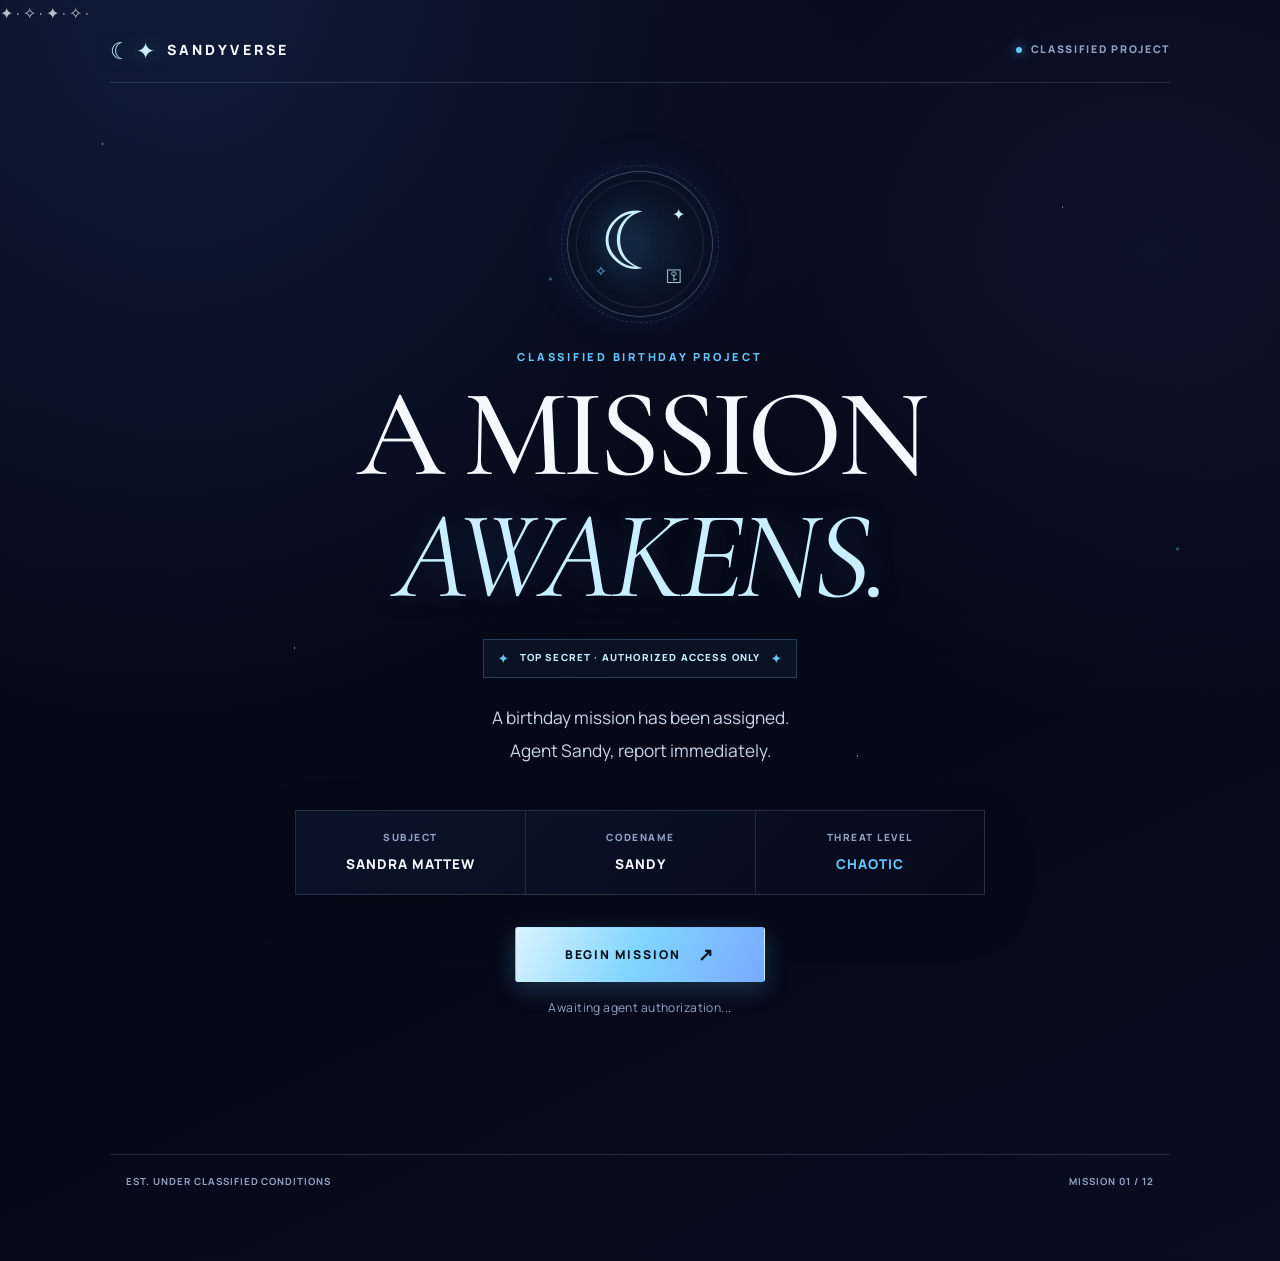
<file: index.html>
<!DOCTYPE html>
<html lang="en">
<head>
  <meta charset="UTF-8">
  <meta name="viewport" content="width=device-width, initial-scale=1.0">

  <meta name="theme-color" content="#080D18">
  <meta
    name="description"
    content="A classified birthday mission awaits Agent Sandy."
  >

  <title>SANDYVERSE | Secret Agency</title>

  <!-- Elegant display font + clean modern font -->
  <link rel="preconnect" href="https://fonts.googleapis.com">
  <link rel="preconnect" href="https://fonts.gstatic.com" crossorigin>
  <link
    href="https://fonts.googleapis.com/css2?family=Cormorant+Garamond:wght@400;500;600;700&family=Manrope:wght@400;500;600;700;800&display=swap"
    rel="stylesheet"
  >

  <!-- Main stylesheet -->
  <link rel="stylesheet" href="./style.css?v=3">

  <!-- Existing JavaScript files -->
  <script src="./missions.js" defer></script>
  <script src="./script.js" defer></script>
</head>

<body class="agency-page">

  <main class="agency-container">

    <!-- Header -->
    <header class="agency-header">
      <a
        class="agency-brand"
        href="./index.html"
        aria-label="Sandyverse home"
      >
        <span class="agency-symbol" aria-hidden="true">☾ ✦</span>
        <span class="agency-brand-name">SANDYVERSE</span>
      </a>

      <span class="classified-label">
        <span class="status-dot" aria-hidden="true"></span>
        CLASSIFIED PROJECT
      </span>
    </header>

    <!-- Main mission introduction -->
    <section
      class="agency-hero"
      aria-labelledby="main-title"
    >

      <div class="agency-emblem" aria-hidden="true">
        <span class="emblem-moon">☾</span>
        <span class="emblem-star star-one">✦</span>
        <span class="emblem-star star-two">✧</span>
        <span class="emblem-key">⚿</span>
      </div>

      <p class="eyebrow">
        CLASSIFIED BIRTHDAY PROJECT
      </p>

      <h1 id="main-title">
        A MISSION<br>
        <span>AWAKENS.</span>
      </h1>

      <div class="classified-stamp">
        <span aria-hidden="true">✦</span>
        TOP SECRET · AUTHORIZED ACCESS ONLY
        <span aria-hidden="true">✦</span>
      </div>

      <p class="agency-briefing">
        A birthday mission has been assigned.<br>
        Agent Sandy, report immediately.
      </p>

      <!-- Agent information -->
      <div class="agent-details">

        <div class="agent-detail">
          <span class="detail-label">SUBJECT</span>
          <span class="detail-value">SANDRA MATTEW</span>
        </div>

        <div class="agent-detail">
          <span class="detail-label">CODENAME</span>
          <span class="detail-value">SANDY</span>
        </div>

        <div class="agent-detail">
          <span class="detail-label">THREAT LEVEL</span>
          <span class="detail-value electric-text">CHAOTIC</span>
        </div>

      </div>

      <!-- Keep this ID: existing JavaScript may depend on it -->
      <button
        class="primary-button"
        id="begin-mission"
        type="button"
      >
        <span>BEGIN MISSION</span>
        <span class="button-arrow" aria-hidden="true">↗</span>
      </button>

      <p
        class="access-note"
        id="access-message"
        aria-live="polite"
      >
        Awaiting agent authorization...
      </p>

    </section>

    <!-- Footer -->
    <footer class="agency-footer">
      <span>EST. UNDER CLASSIFIED CONDITIONS</span>
      <span>MISSION 01 / 12</span>
    </footer>

  </main>

  <!-- Decorative background stars -->
  <div class="star-field" aria-hidden="true">
    <span>✦</span>
    <span>·</span>
    <span>✧</span>
    <span>·</span>
    <span>✦</span>
    <span>·</span>
    <span>✧</span>
    <span>·</span>
  </div>

</body>
</html>
</file>
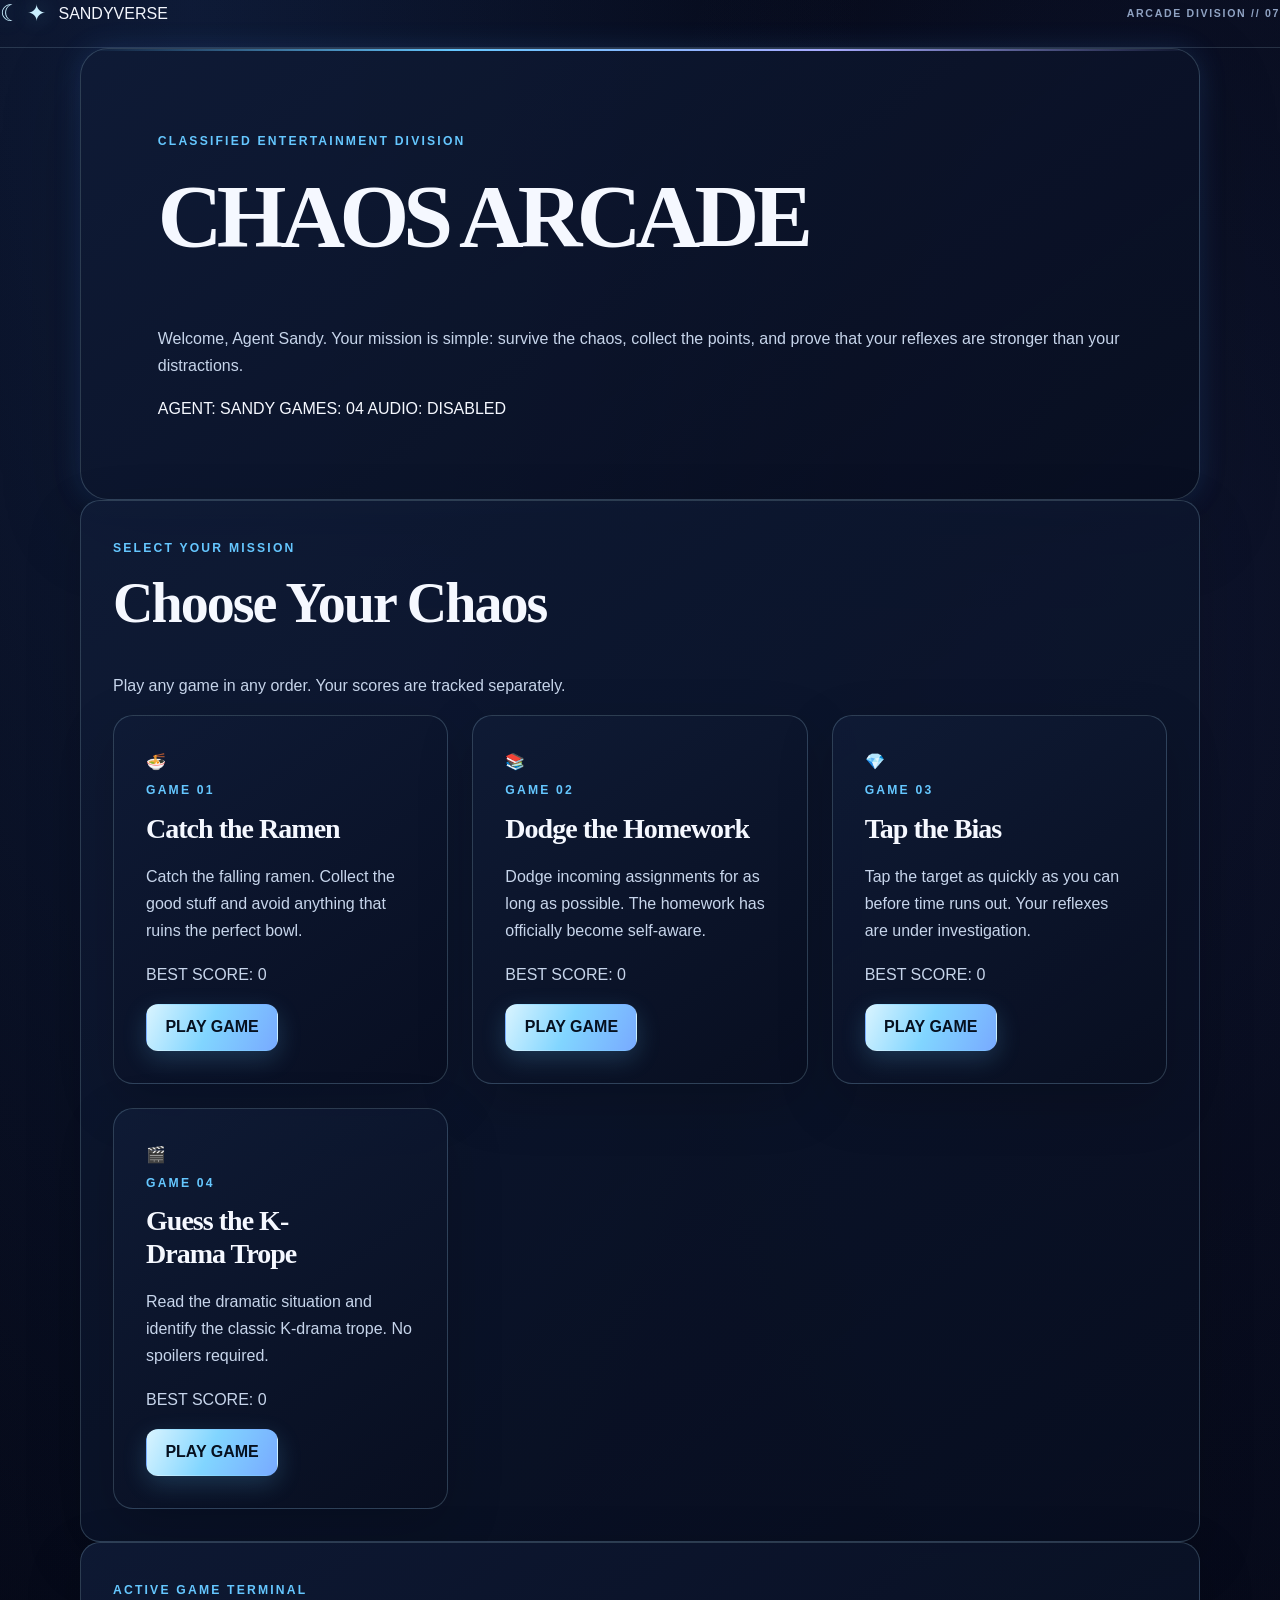
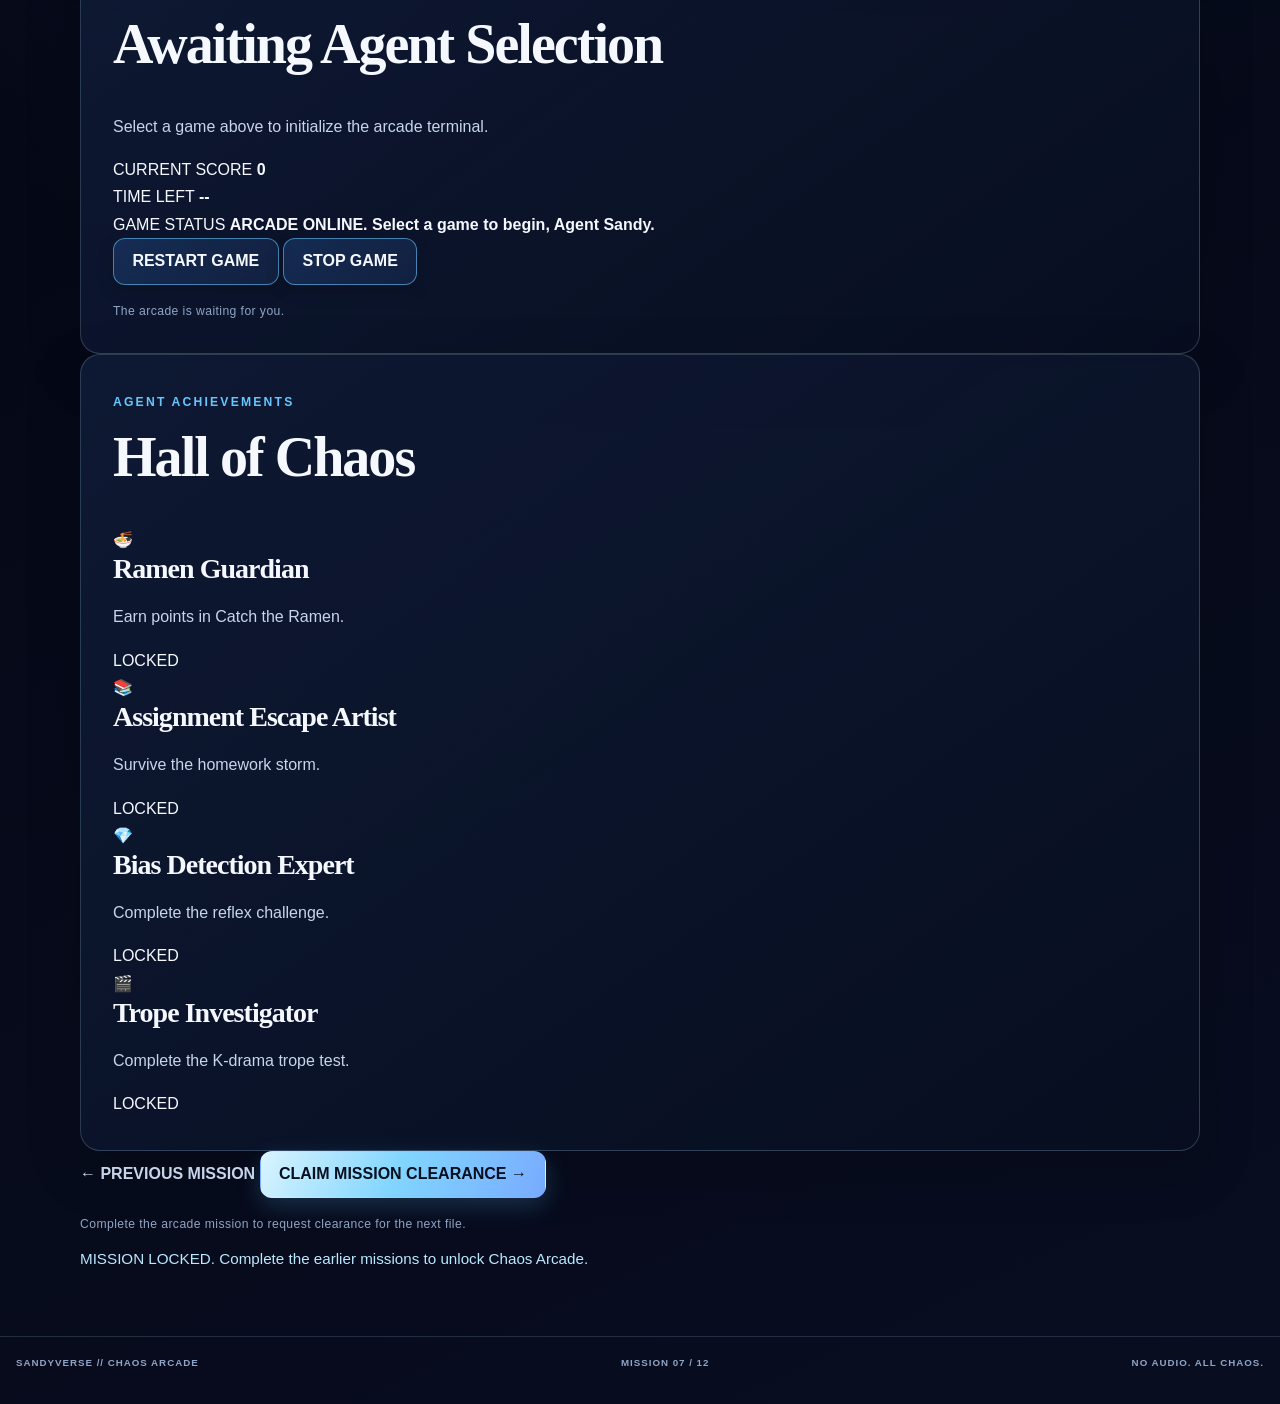
<file: arcade.html>
<!DOCTYPE html>
<html lang="en">
<head>
    <meta charset="UTF-8">
    <meta name="viewport" content="width=device-width, initial-scale=1.0">
    <meta name="theme-color" content="#070b18">

    <title>Chaos Arcade | SANDYVERSE</title>

    <link rel="stylesheet" href="style.css">

    <script src="missions.js" defer></script>
    <script src="script.js" defer></script>
    <script src="games.js" defer></script>
</head>

<body class="arcade-page">

    <div class="star-field" aria-hidden="true"></div>

    <header class="agency-header">
        <a class="agency-brand" href="index.html">
            <span class="agency-symbol" aria-hidden="true">☾ ✦</span>
            <span>SANDYVERSE</span>
        </a>

        <span class="classified-label">ARCADE DIVISION // 07</span>
    </header>

    <main class="page-container">

        <section class="hero-section">
            <p class="eyebrow">CLASSIFIED ENTERTAINMENT DIVISION</p>

            <h1>CHAOS <span class="accent-text">ARCADE</span></h1>

            <p class="hero-description">
                Welcome, Agent Sandy. Your mission is simple:
                survive the chaos, collect the points, and prove
                that your reflexes are stronger than your distractions.
            </p>

            <div class="status-strip">
                <span>AGENT: SANDY</span>
                <span>GAMES: 04</span>
                <span>AUDIO: DISABLED</span>
            </div>
        </section>

        <!-- GAME SELECTION -->

        <section class="panel arcade-selection" aria-labelledby="game-selection-title">

            <div class="section-heading">
                <p class="eyebrow">SELECT YOUR MISSION</p>
                <h2 id="game-selection-title">Choose Your Chaos</h2>
                <p>Play any game in any order. Your scores are tracked separately.</p>
            </div>

            <div class="arcade-grid">

                <article class="arcade-card">
                    <div class="game-icon" aria-hidden="true">🍜</div>
                    <p class="eyebrow">GAME 01</p>
                    <h3>Catch the Ramen</h3>
                    <p>
                        Catch the falling ramen. Collect the good stuff
                        and avoid anything that ruins the perfect bowl.
                    </p>
                    <p class="game-best-score">
                        BEST SCORE: <span id="ramen-best">0</span>
                    </p>
                    <button
                        class="primary-button game-launch"
                        type="button"
                        data-game="ramen"
                    >
                        PLAY GAME
                    </button>
                </article>

                <article class="arcade-card">
                    <div class="game-icon" aria-hidden="true">📚</div>
                    <p class="eyebrow">GAME 02</p>
                    <h3>Dodge the Homework</h3>
                    <p>
                        Dodge incoming assignments for as long as possible.
                        The homework has officially become self-aware.
                    </p>
                    <p class="game-best-score">
                        BEST SCORE: <span id="homework-best">0</span>
                    </p>
                    <button
                        class="primary-button game-launch"
                        type="button"
                        data-game="homework"
                    >
                        PLAY GAME
                    </button>
                </article>

                <article class="arcade-card">
                    <div class="game-icon" aria-hidden="true">💎</div>
                    <p class="eyebrow">GAME 03</p>
                    <h3>Tap the Bias</h3>
                    <p>
                        Tap the target as quickly as you can before
                        time runs out. Your reflexes are under investigation.
                    </p>
                    <p class="game-best-score">
                        BEST SCORE: <span id="bias-best">0</span>
                    </p>
                    <button
                        class="primary-button game-launch"
                        type="button"
                        data-game="bias"
                    >
                        PLAY GAME
                    </button>
                </article>

                <article class="arcade-card">
                    <div class="game-icon" aria-hidden="true">🎬</div>
                    <p class="eyebrow">GAME 04</p>
                    <h3>Guess the K-Drama Trope</h3>
                    <p>
                        Read the dramatic situation and identify the
                        classic K-drama trope. No spoilers required.
                    </p>
                    <p class="game-best-score">
                        BEST SCORE: <span id="drama-best">0</span>
                    </p>
                    <button
                        class="primary-button game-launch"
                        type="button"
                        data-game="drama"
                    >
                        PLAY GAME
                    </button>
                </article>

            </div>
        </section>

        <!-- GAME PLAY AREA -->

        <section
            class="panel arcade-console"
            id="arcade-console"
            aria-labelledby="active-game-title"
        >
            <p class="eyebrow">ACTIVE GAME TERMINAL</p>

            <h2 id="active-game-title">Awaiting Agent Selection</h2>

            <p id="arcade-instructions" aria-live="polite">
                Select a game above to initialize the arcade terminal.
            </p>

            <div class="arcade-stats">
                <div class="stat-box">
                    <span class="stat-label">CURRENT SCORE</span>
                    <strong id="arcade-score">0</strong>
                </div>

                <div class="stat-box">
                    <span class="stat-label">TIME LEFT</span>
                    <strong id="arcade-timer">--</strong>
                </div>

                <div class="stat-box">
                    <span class="stat-label">GAME STATUS</span>
                    <strong id="arcade-status">STANDBY</strong>
                </div>
            </div>

            <!-- Catch the Ramen play area -->
            <div class="game-board" id="ramen-board" hidden>
                <p class="board-hint">Catch the ramen. Avoid the trouble.</p>
                <div class="game-playfield" id="ramen-playfield">
                    <button
                        class="game-start-overlay"
                        id="ramen-start"
                        type="button"
                    >
                        START RAMEN MISSION
                    </button>
                </div>
                <p class="game-controls">
                    Controls: use the left and right arrow keys or
                    tap the on-screen controls.
                </p>
                <div class="touch-controls">
                    <button type="button" data-control="left" aria-label="Move left">◀</button>
                    <button type="button" data-control="right" aria-label="Move right">▶</button>
                </div>
            </div>

            <!-- Dodge the Homework play area -->
            <div class="game-board" id="homework-board" hidden>
                <p class="board-hint">Keep moving. The assignments are coming.</p>
                <div class="game-playfield" id="homework-playfield">
                    <button
                        class="game-start-overlay"
                        id="homework-start"
                        type="button"
                    >
                        START DODGE MISSION
                    </button>
                </div>
                <p class="game-controls">
                    Controls: use the arrow keys or the on-screen controls.
                </p>
                <div class="touch-controls">
                    <button type="button" data-control="left" aria-label="Move left">◀</button>
                    <button type="button" data-control="right" aria-label="Move right">▶</button>
                </div>
            </div>

            <!-- Tap the Bias play area -->
            <div class="game-board" id="bias-board" hidden>
                <p class="board-hint">Tap the target whenever it appears.</p>
                <div class="game-playfield target-playfield" id="bias-playfield">
                    <button
                        class="game-start-overlay"
                        id="bias-start"
                        type="button"
                    >
                        START REFLEX TEST
                    </button>
                </div>
                <p class="game-controls">
                    Every successful tap earns points. Stay alert, Agent.
                </p>
            </div>

            <!-- Guess the K-Drama Trope play area -->
            <div class="game-board" id="drama-board" hidden>
                <p class="board-hint">Choose the trope that best fits the scene.</p>

                <div class="drama-question-card">
                    <p class="eyebrow" id="drama-question-number">CASE 01</p>
                    <p id="drama-question">
                        A mysterious stranger keeps appearing at exactly
                        the right moment. What trope could this be?
                    </p>

                    <div
                        class="drama-options"
                        id="drama-options"
                        role="group"
                        aria-label="Choose the K-drama trope"
                    ></div>

                    <p id="drama-feedback" aria-live="polite"></p>
                </div>

                <button
                    class="secondary-button"
                    id="drama-start"
                    type="button"
                >
                    START TROPE TEST
                </button>
            </div>

            <div class="arcade-actions">
                <button
                    class="secondary-button"
                    id="arcade-restart"
                    type="button"
                >
                    RESTART GAME
                </button>

                <button
                    class="secondary-button"
                    id="arcade-stop"
                    type="button"
                >
                    STOP GAME
                </button>
            </div>

            <p id="arcade-message" class="access-note" aria-live="polite">
                The arcade is waiting for you.
            </p>
        </section>

        <!-- AWARDS -->

        <section class="panel arcade-awards">
            <p class="eyebrow">AGENT ACHIEVEMENTS</p>
            <h2>Hall of Chaos</h2>

            <div class="achievement-list">
                <div class="achievement-item">
                    <span aria-hidden="true">🍜</span>
                    <div>
                        <h3>Ramen Guardian</h3>
                        <p>Earn points in Catch the Ramen.</p>
                    </div>
                    <span class="achievement-status" id="ramen-award">LOCKED</span>
                </div>

                <div class="achievement-item">
                    <span aria-hidden="true">📚</span>
                    <div>
                        <h3>Assignment Escape Artist</h3>
                        <p>Survive the homework storm.</p>
                    </div>
                    <span class="achievement-status" id="homework-award">LOCKED</span>
                </div>

                <div class="achievement-item">
                    <span aria-hidden="true">💎</span>
                    <div>
                        <h3>Bias Detection Expert</h3>
                        <p>Complete the reflex challenge.</p>
                    </div>
                    <span class="achievement-status" id="bias-award">LOCKED</span>
                </div>

                <div class="achievement-item">
                    <span aria-hidden="true">🎬</span>
                    <div>
                        <h3>Trope Investigator</h3>
                        <p>Complete the K-drama trope test.</p>
                    </div>
                    <span class="achievement-status" id="drama-award">LOCKED</span>
                </div>
            </div>
        </section>

        <!-- NAVIGATION -->

        <nav class="mission-navigation" aria-label="Mission navigation">
            <a class="secondary-button" href="quiz.html">
                ← PREVIOUS MISSION
            </a>

            <button
                class="primary-button"
                id="continue-arcade"
                type="button"
            >
                CLAIM MISSION CLEARANCE →
            </button>
        </nav>

        <p class="access-note" id="arcade-clearance">
            Complete the arcade mission to request clearance for the next file.
        </p>

    </main>

    <footer class="agency-footer">
        <span>SANDYVERSE // CHAOS ARCADE</span>
        <span>MISSION 07 / 12</span>
        <span>NO AUDIO. ALL CHAOS.</span>
    </footer>

</body>
</html>
</file>
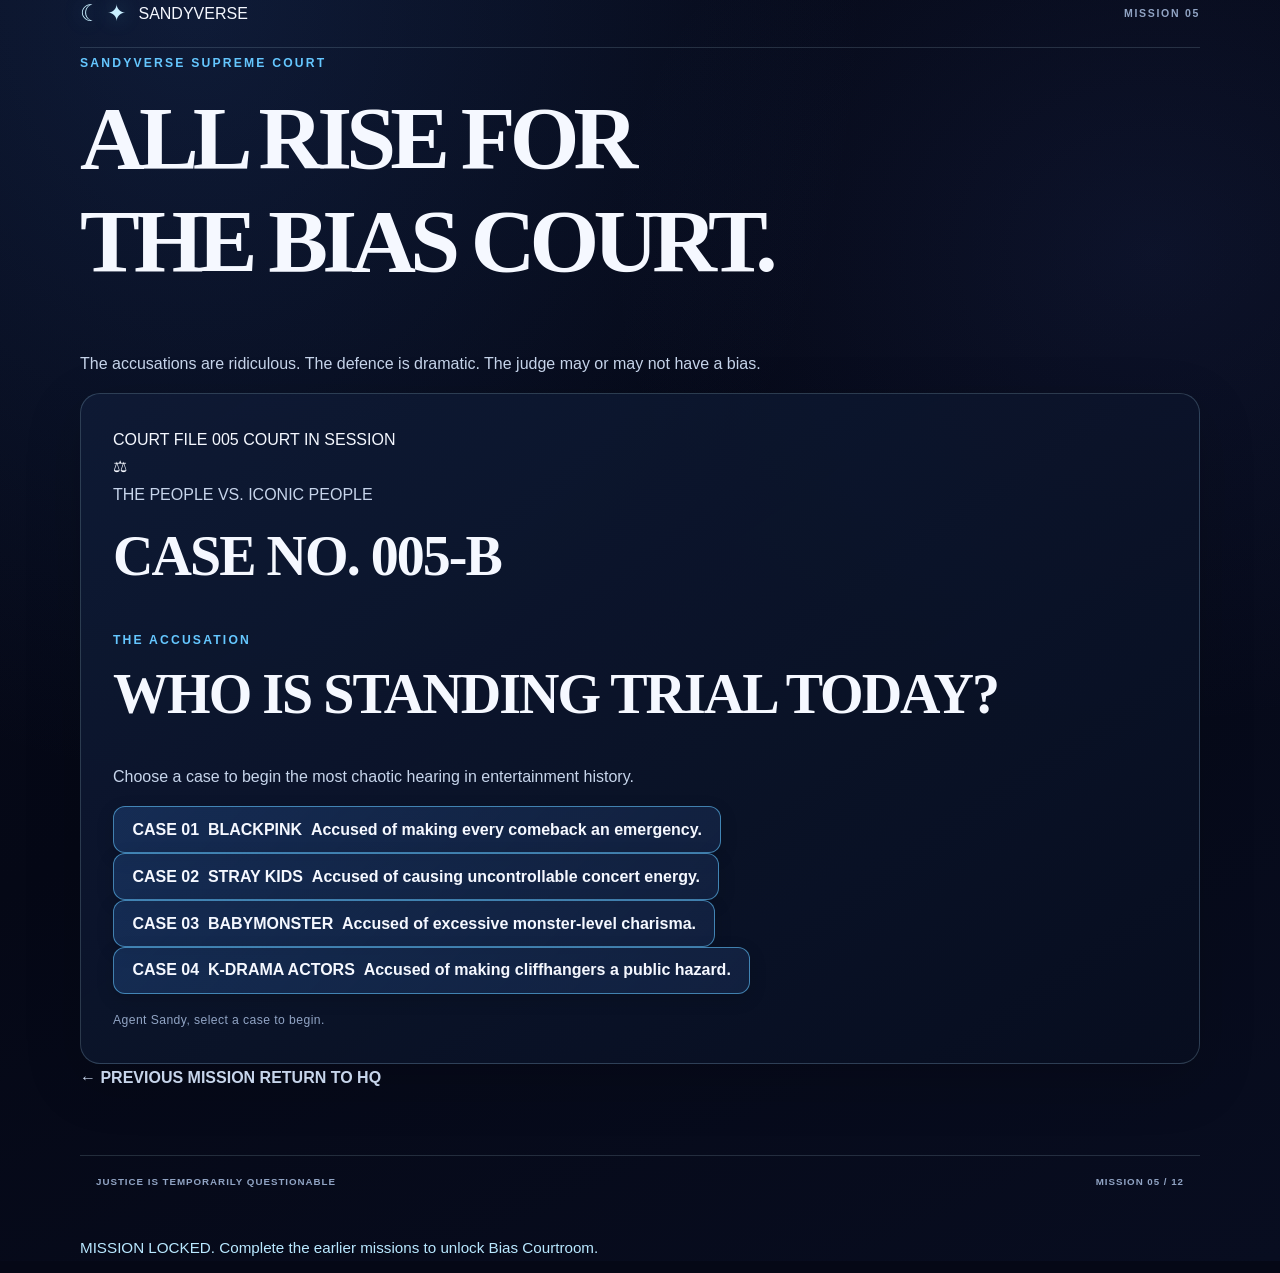
<file: courtroom.html>
<!DOCTYPE html>
<html lang="en">
<head>
  <meta charset="UTF-8">
  <meta name="viewport" content="width=device-width, initial-scale=1.0">
  <meta name="theme-color" content="#080D18">

  <title>Bias Courtroom | SANDYVERSE</title>

  <link rel="stylesheet" href="style.css">

  <script src="missions.js" defer></script>
  <script src="script.js" defer></script>
</head>

<body class="courtroom-page">

  <main class="page-container">

    <header class="agency-header">
      <a class="agency-brand" href="index.html">
        <span class="agency-symbol" aria-hidden="true">☾ ✦</span>
        <span>SANDYVERSE</span>
      </a>

      <span class="classified-label">MISSION 05</span>
    </header>

    <section class="page-hero">
      <p class="eyebrow">SANDYVERSE SUPREME COURT</p>

      <h1>
        ALL RISE FOR<br>
        <span>THE BIAS COURT.</span>
      </h1>

      <p class="page-description">
        The accusations are ridiculous. The defence is dramatic.
        The judge may or may not have a bias.
      </p>
    </section>

    <section class="courtroom panel">

      <div class="court-status">
        <span class="file-tag">COURT FILE 005</span>
        <span class="status-indicator">
          <span class="status-dot"></span>
          COURT IN SESSION
        </span>
      </div>

      <div class="court-banner">
        <span class="court-symbol" aria-hidden="true">⚖</span>
        <p>THE PEOPLE VS. ICONIC PEOPLE</p>
        <h2>CASE NO. 005-B</h2>
      </div>

      <div class="court-step" id="court-step"
           aria-live="polite">

        <p class="eyebrow">THE ACCUSATION</p>

        <h2 id="court-question">
          WHO IS STANDING TRIAL TODAY?
        </h2>

        <p id="court-description">
          Choose a case to begin the most chaotic hearing
          in entertainment history.
        </p>

      </div>

      <div class="court-choices" id="court-choices">

        <button class="court-choice" type="button"
                data-case="blackpink">
          <span class="choice-number">CASE 01</span>
          <span class="choice-title">BLACKPINK</span>
          <span class="choice-description">
            Accused of making every comeback an emergency.
          </span>
        </button>

        <button class="court-choice" type="button"
                data-case="stray-kids">
          <span class="choice-number">CASE 02</span>
          <span class="choice-title">STRAY KIDS</span>
          <span class="choice-description">
            Accused of causing uncontrollable concert energy.
          </span>
        </button>

        <button class="court-choice" type="button"
                data-case="babymonster">
          <span class="choice-number">CASE 03</span>
          <span class="choice-title">BABYMONSTER</span>
          <span class="choice-description">
            Accused of excessive monster-level charisma.
          </span>
        </button>

        <button class="court-choice" type="button"
                data-case="kdrama">
          <span class="choice-number">CASE 04</span>
          <span class="choice-title">K-DRAMA ACTORS</span>
          <span class="choice-description">
            Accused of making cliffhangers a public hazard.
          </span>
        </button>

      </div>

      <section class="defence-panel" id="defence-panel"
               hidden aria-live="polite">

        <span class="file-tag">DEFENCE ATTORNEY: AGENT SANDY</span>

        <h2 id="defence-question">YOUR HONOUR...</h2>

        <p id="defence-description">
          The defence is ready to present its argument.
        </p>

        <div class="defence-choices" id="defence-choices">

          <button class="secondary-button defence-option"
                  type="button" data-defence="iconic">
            TOO ICONIC TO JUDGE.
          </button>

          <button class="secondary-button defence-option"
                  type="button" data-defence="innocent">
            COMPLETELY INNOCENT.
          </button>

          <button class="secondary-button defence-option"
                  type="button" data-defence="chaos">
            YOUR HONOUR, I AM ALSO CONFUSED.
          </button>

        </div>

      </section>

      <section class="verdict-panel" id="verdict-panel"
               hidden aria-live="polite">

        <div class="verdict-seal" aria-hidden="true">⚖</div>

        <p class="eyebrow">OFFICIAL COURT RULING</p>

        <h2 id="verdict-title">VERDICT PENDING</h2>

        <p id="verdict-description"></p>

        <div class="certificate" id="bias-certificate">
          <p class="certificate-kicker">
            SANDYVERSE SUPREME COURT
          </p>

          <h3>BIAS DEFENDER</h3>

          <p>This certifies that</p>
          <p class="certificate-name">AGENT SANDY</p>

          <p id="certificate-description">
            Has successfully survived one extremely chaotic
            entertainment trial.
          </p>

          <span class="certificate-seal">OFFICIALLY ICONIC</span>
        </div>

        <button class="secondary-button" id="restart-court"
                type="button">
          TRY ANOTHER CASE
        </button>

        <button class="primary-button" id="continue-court"
                type="button">
          ACCEPT VERDICT & CONTINUE →
        </button>

      </section>

      <p class="access-note" id="court-status"
         aria-live="polite">
        Agent Sandy, select a case to begin.
      </p>

    </section>

    <nav class="mission-navigation" aria-label="Mission navigation">
      <a class="text-link" href="investigation.html">
        ← PREVIOUS MISSION
      </a>

      <a class="text-link" href="index.html">
        RETURN TO HQ
      </a>
    </nav>

    <footer class="agency-footer">
      <span>JUSTICE IS TEMPORARILY QUESTIONABLE</span>
      <span>MISSION 05 / 12</span>
    </footer>

  </main>

</body>
</html>
</file>
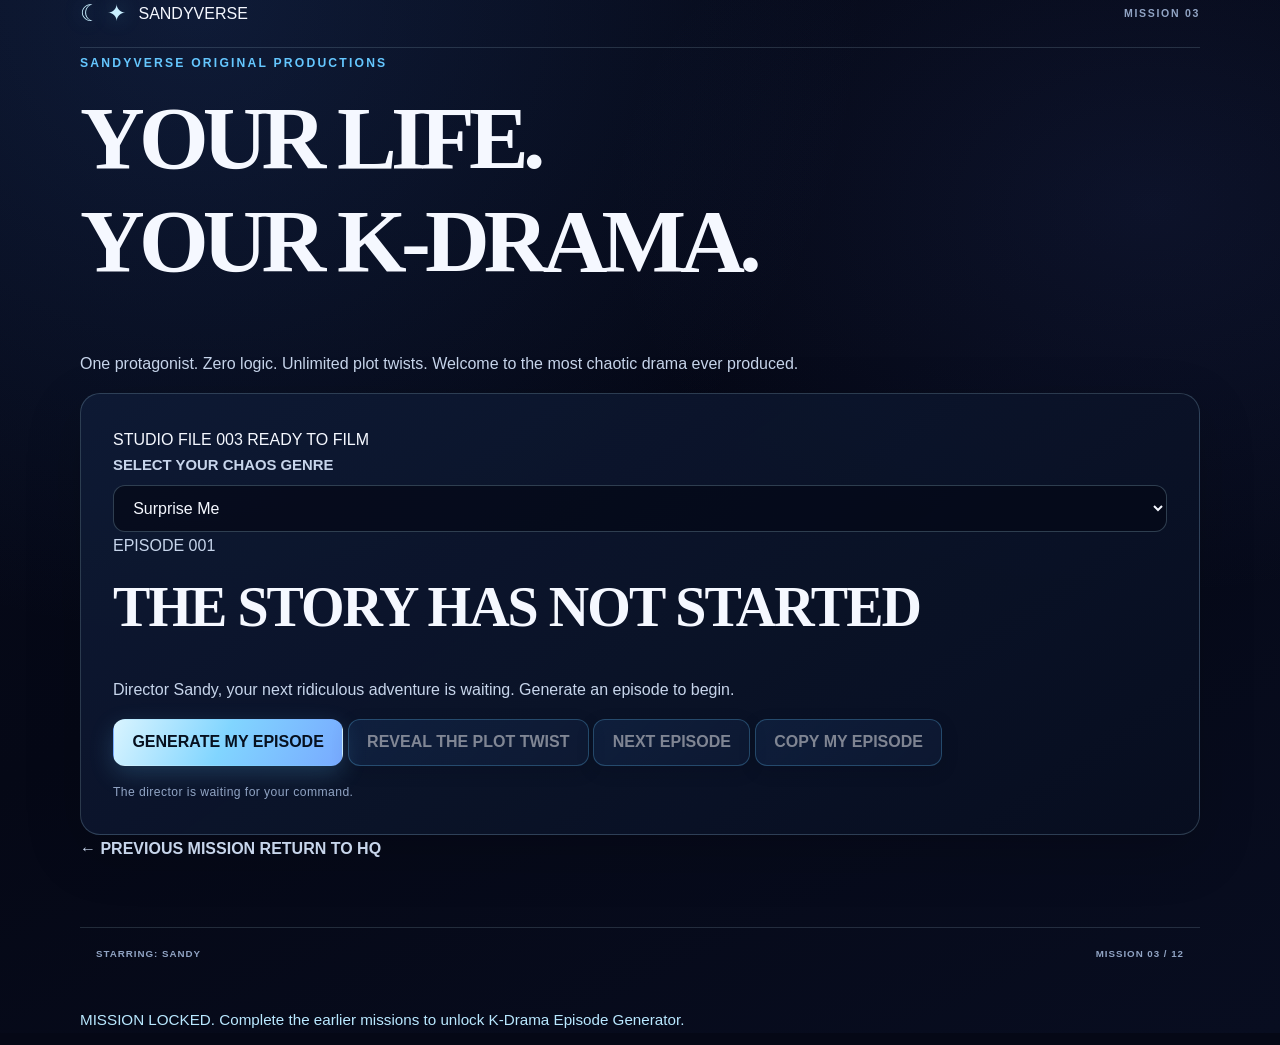
<file: episodes.html>
<!DOCTYPE html>
<html lang="en">
<head>
  <meta charset="UTF-8">
  <meta name="viewport" content="width=device-width, initial-scale=1.0">
  <meta name="theme-color" content="#080D18">

  <title>K-Drama Episode Generator | SANDYVERSE</title>

  <link rel="stylesheet" href="style.css">

  <script src="missions.js" defer></script>
  <script src="script.js" defer></script>
</head>

<body class="episodes-page">

  <main class="page-container">

    <header class="agency-header">
      <a class="agency-brand" href="index.html">
        <span class="agency-symbol" aria-hidden="true">☾ ✦</span>
        <span>SANDYVERSE</span>
      </a>

      <span class="classified-label">MISSION 03</span>
    </header>

    <section class="page-hero">

      <p class="eyebrow">SANDYVERSE ORIGINAL PRODUCTIONS</p>

      <h1>
        YOUR LIFE.<br>
        <span>YOUR K-DRAMA.</span>
      </h1>

      <p class="page-description">
        One protagonist. Zero logic. Unlimited plot twists.
        Welcome to the most chaotic drama ever produced.
      </p>

    </section>

    <section class="episode-generator panel">

      <div class="panel-heading">
        <span class="file-tag">STUDIO FILE 003</span>
        <span class="status-indicator">
          <span class="status-dot"></span>
          READY TO FILM
        </span>
      </div>

      <label for="episode-category" class="field-label">
        SELECT YOUR CHAOS GENRE
      </label>

      <select id="episode-category" class="agency-select">
        <option value="random">Surprise Me</option>
        <option value="food">Food Crimes</option>
        <option value="kpop">K-Pop Emergencies</option>
        <option value="academic">Academic Disasters</option>
        <option value="ceo">CEO-Level Chaos</option>
        <option value="mystery">Ridiculous Mysteries</option>
      </select>

      <div class="episode-screen" id="episode-screen"
           aria-live="polite">

        <p class="episode-number">EPISODE 001</p>

        <h2 id="episode-title">
          THE STORY HAS NOT STARTED
        </h2>

        <div class="episode-divider"></div>

        <p id="episode-story">
          Director Sandy, your next ridiculous adventure
          is waiting. Generate an episode to begin.
        </p>

        <div class="plot-twist" id="plot-twist" hidden>
          <span class="file-tag">CLASSIFIED PLOT TWIST</span>
          <p id="plot-twist-text"></p>
        </div>

        <div class="cliffhanger" id="cliffhanger" hidden>
          <span class="file-tag">TO BE CONTINUED...</span>
          <p id="cliffhanger-text"></p>
        </div>

      </div>

      <div class="episode-actions">
        <button class="primary-button" id="generate-episode"
                type="button">
          GENERATE MY EPISODE
        </button>

        <button class="secondary-button" id="reveal-twist"
                type="button" disabled>
          REVEAL THE PLOT TWIST
        </button>

        <button class="secondary-button" id="next-episode"
                type="button" disabled>
          NEXT EPISODE
        </button>

        <button class="secondary-button" id="save-episode"
                type="button" disabled>
          COPY MY EPISODE
        </button>
      </div>

      <p class="access-note" id="episode-status" aria-live="polite">
        The director is waiting for your command.
      </p>

    </section>

    <nav class="mission-navigation" aria-label="Mission navigation">
      <a class="text-link" href="welcome.html">
        ← PREVIOUS MISSION
      </a>

      <a class="text-link" href="index.html">
        RETURN TO HQ
      </a>
    </nav>

    <footer class="agency-footer">
      <span>STARRING: SANDY</span>
      <span>MISSION 03 / 12</span>
    </footer>

  </main>

</body>
</html>
</file>
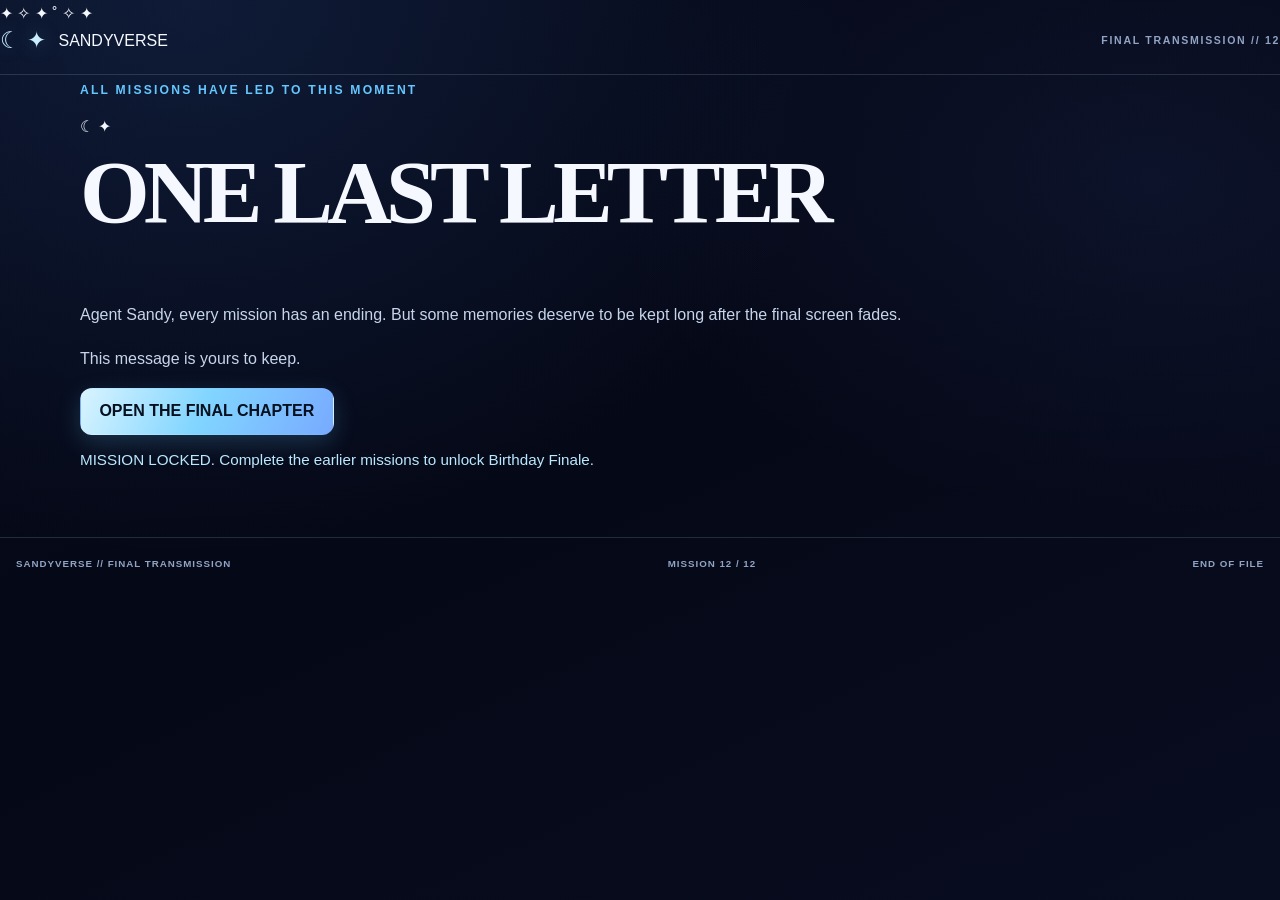
<file: finale.html>
<!DOCTYPE html>
<html lang="en">
<head>
    <meta charset="UTF-8">
    <meta name="viewport" content="width=device-width, initial-scale=1.0">
    <meta name="theme-color" content="#050816">

    <title>The Final Letter | SANDYVERSE</title>

    <link rel="stylesheet" href="style.css">

    <script src="missions.js" defer></script>
    <script src="script.js" defer></script>
</head>

<body class="finale-page">

    <div class="finale-blackout" id="finale-blackout" aria-hidden="true"></div>

    <div class="star-field finale-stars" aria-hidden="true"></div>

    <div class="finale-galaxy" aria-hidden="true">
        <span class="galaxy-star galaxy-star-one">✦</span>
        <span class="galaxy-star galaxy-star-two">✧</span>
        <span class="galaxy-star galaxy-star-three">✦</span>
        <span class="galaxy-star galaxy-star-four">˚</span>
        <span class="galaxy-star galaxy-star-five">✧</span>
        <span class="galaxy-star galaxy-star-six">✦</span>
    </div>

    <header class="agency-header finale-header">
        <a class="agency-brand" href="index.html">
            <span class="agency-symbol" aria-hidden="true">☾ ✦</span>
            <span>SANDYVERSE</span>
        </a>

        <span class="classified-label">FINAL TRANSMISSION // 12</span>
    </header>

    <main class="page-container finale-container">

        <!-- OPENING SCREEN -->

        <section class="finale-intro" id="finale-intro">

            <p class="eyebrow">ALL MISSIONS HAVE LED TO THIS MOMENT</p>

            <div class="finale-emblem" aria-hidden="true">
                <span class="finale-moon">☾</span>
                <span class="finale-emblem-star">✦</span>
                <span class="finale-emblem-orbit"></span>
            </div>

            <h1>ONE LAST <span class="accent-text">LETTER</span></h1>

            <p class="hero-description">
                Agent Sandy, every mission has an ending.
                But some memories deserve to be kept long after
                the final screen fades.
            </p>

            <p class="finale-intro-note">
                This message is yours to keep.
            </p>

            <button
                class="primary-button"
                id="begin-finale"
                type="button"
            >
                OPEN THE FINAL CHAPTER
            </button>

        </section>

        <!-- SEALED LETTER -->

        <section
            class="panel finale-letter-section"
            id="finale-letter-section"
            hidden
        >

            <p class="eyebrow">PERSONAL TRANSMISSION // EXCLUSIVELY FOR SANDY</p>

            <h2>Your Birthday Letter</h2>

            <p class="section-description">
                There is no mission to solve here. Just a letter,
                three paragraphs, and a little reminder of how special
                you are.
            </p>

            <div class="final-letter-stage" id="final-letter-stage">

                <div class="final-letter-glow" aria-hidden="true"></div>

                <button
                    class="final-letter-envelope"
                    id="open-final-letter"
                    type="button"
                    aria-label="Open your birthday letter"
                    aria-expanded="false"
                    aria-controls="final-letter-content"
                >
                    <span class="final-letter-back"></span>

                    <span class="final-letter-paper">
                        <span class="final-letter-paper-symbol">☾ ✦</span>
                        <span class="final-letter-paper-title">
                            A LETTER FOR SANDY
                        </span>
                    </span>

                    <span class="final-letter-pocket"></span>
                    <span class="final-letter-flap"></span>

                    <span class="final-letter-seal">✦</span>
                </button>

            </div>

            <p class="final-letter-hint" id="final-letter-hint">
                Your letter is sealed. Open it when you are ready.
            </p>

            <p class="access-note" id="final-letter-status" aria-live="polite">
                Awaiting recipient.
            </p>

            <!-- THE EXACT THREE-PARAGRAPH MESSAGE -->

            <div
                class="final-letter-content"
                id="final-letter-content"
                hidden
            >

                <p class="eyebrow">A LITTLE SOMETHING FROM THE HEART</p>

                <div class="final-letter-paragraphs">

                    <p
                        class="final-letter-paragraph"
                        id="final-paragraph-one"
                        hidden
                    >Some people come into our lives and make everything feel a little brighter without even trying, and you are one of those people. 💗 You have such a beautiful way of making ordinary moments feel special, turning simple conversations into happy memories, and bringing smiles even on the days when things don’t go as planned. I hope you know how precious you are and how much your presence means to the people around you. Sometimes, the smallest things you do can make the biggest difference in someone’s day, and that is a truly beautiful thing about you. 🫶🏻✨</p>

                    <p
                        class="final-letter-paragraph"
                        id="final-paragraph-two"
                        hidden
                    >I hope life gives you a thousand reasons to smile, countless moments to laugh until your stomach hurts, and people who make you feel loved just as much as you make others feel loved. Never stop being the person you are, with your little habits, your unique personality, your dreams, and all the things that make you *you*. You don’t have to be perfect to be special, and you don’t have to do anything extraordinary to deserve happiness. You deserve all the beautiful things this world has to offer, simply because you are you. 🌷💌</p>

                    <p
                        class="final-letter-paragraph"
                        id="final-paragraph-three"
                        hidden
                    >And no matter how much life changes, I hope you always have something to look forward to, someone to lean on, and memories that make you smile even years later. May your future be filled with beautiful surprises, genuine friendships, endless laughter, and dreams that slowly turn into reality. Always remember that you are more loved, appreciated, and important than you might sometimes realise. Keep that beautiful heart of yours safe, keep smiling your lovely smile, and never forget that the world is a little brighter with you in it. 💖🦋</p>

                </div>

                <div class="final-letter-controls">
                    <button
                        class="primary-button"
                        id="continue-letter"
                        type="button"
                    >
                        CONTINUE READING
                    </button>
                </div>

                <p class="access-note" id="paragraph-status" aria-live="polite">
                    Your letter is waiting.
                </p>

            </div>

            <!-- FINAL SIGN-OFF -->

            <section
                class="final-signoff"
                id="final-signoff"
                hidden
            >

                <div class="final-signoff-emblem" aria-hidden="true">
                    ✦ ☾ ✦
                </div>

                <p class="eyebrow">END OF TRANSMISSION</p>

                <h2>For You, Always</h2>

                <p>
                    May this birthday be the beginning of a year
                    filled with memories worth keeping.
                </p>

                <p class="final-signature">
                    With love, laughter, and a little stardust,<br>
                    <strong>YOUR SANDYVERSE CREW</strong>
                </p>

                <div
                    class="finale-sparkle-field"
                    id="finale-sparkle-field"
                    aria-hidden="true"
                ></div>

            </section>

        </section>

        <!-- MISSION COMPLETE -->

        <section
            class="panel mission-complete-section"
            id="mission-complete-section"
            hidden
        >

            <div class="complete-emblem" aria-hidden="true">
                <span>☾</span>
                <span>✦</span>
                <span>∞</span>
            </div>

            <p class="eyebrow">ALL TWELVE MISSIONS COMPLETED</p>

            <h1>SANDYVERSE</h1>

            <h2>MISSION COMPLETE</h2>

            <p class="mission-complete-message">
                Every secret uncovered. Every mission completed.
                One birthday universe created just for Sandy.
            </p>

            <div class="complete-status-grid">
                <div>
                    <span>MISSIONS</span>
                    <strong>12 / 12</strong>
                </div>

                <div>
                    <span>AGENT</span>
                    <strong>SANDY</strong>
                </div>

                <div>
                    <span>FINAL STATUS</span>
                    <strong>ICONIC</strong>
                </div>
            </div>

            <p class="finale-last-line">
                The files may close, but the memories stay. 💖
            </p>

            <div class="mission-complete-actions">

                <button
                    class="secondary-button"
                    id="replay-message"
                    type="button"
                >
                    READ THE LETTER AGAIN
                </button>

                <a class="primary-button" href="index.html">
                    RETURN TO HEADQUARTERS
                </a>

            </div>

        </section>

    </main>

    <footer class="agency-footer finale-footer">
        <span>SANDYVERSE // FINAL TRANSMISSION</span>
        <span>MISSION 12 / 12</span>
        <span>END OF FILE</span>
    </footer>

</body>
</html>
</file>
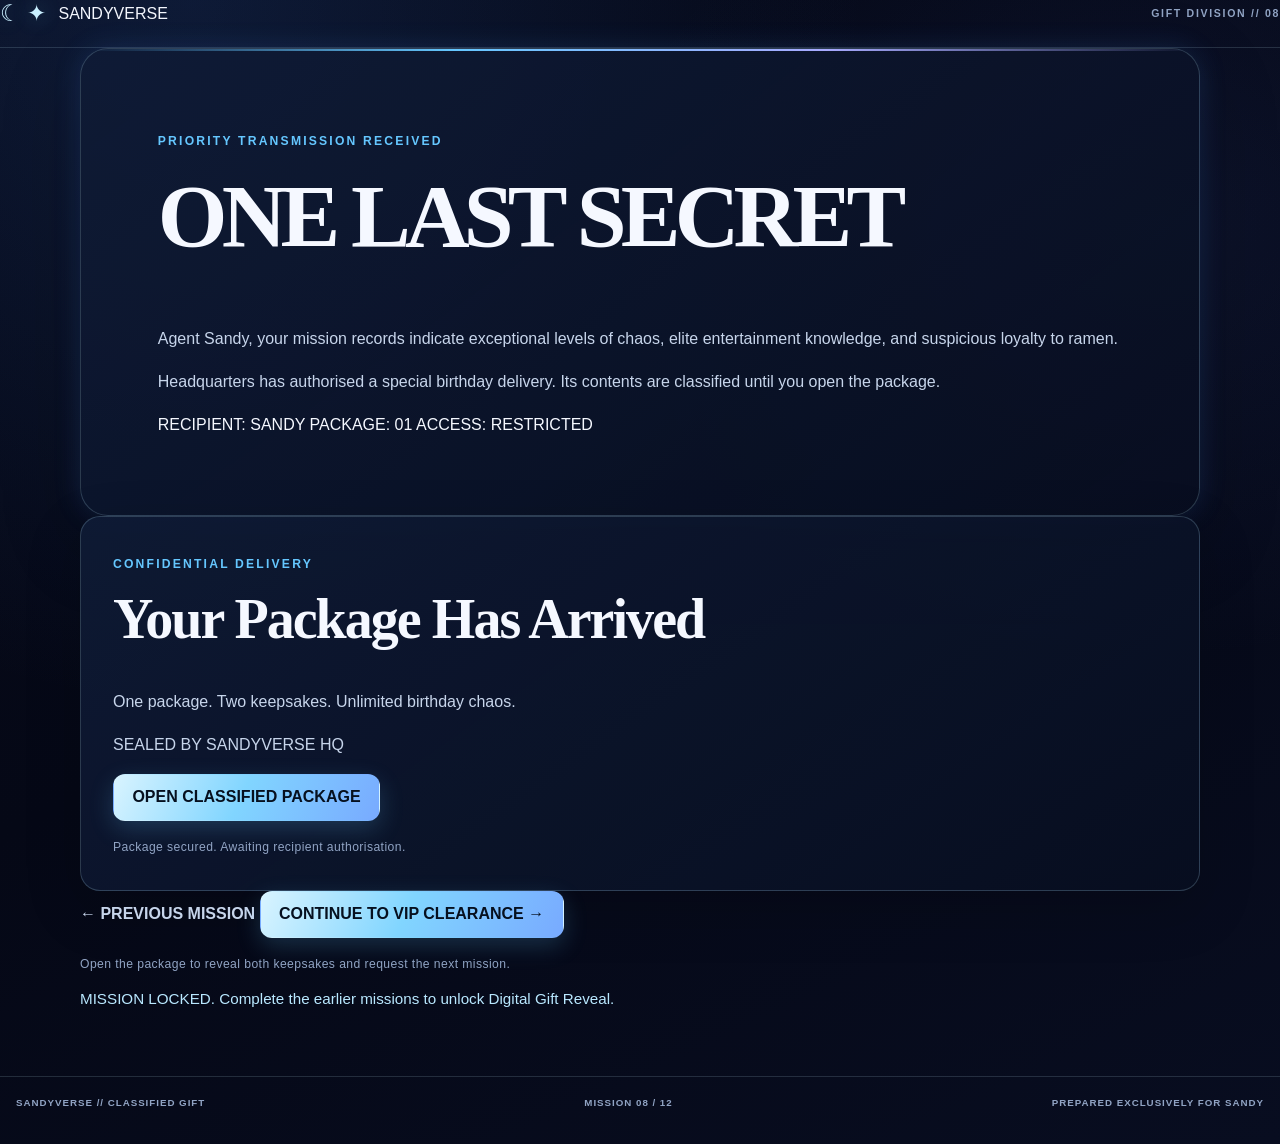
<file: gift.html>
<!DOCTYPE html>
<html lang="en">
<head>
    <meta charset="UTF-8">
    <meta name="viewport" content="width=device-width, initial-scale=1.0">
    <meta name="theme-color" content="#070b18">

    <title>The Classified Gift | SANDYVERSE</title>

    <link rel="stylesheet" href="style.css">

    <script src="missions.js" defer></script>
    <script src="script.js" defer></script>
</head>

<body class="gift-page">

    <div class="star-field" aria-hidden="true"></div>

    <header class="agency-header">
        <a class="agency-brand" href="index.html">
            <span class="agency-symbol" aria-hidden="true">☾ ✦</span>
            <span>SANDYVERSE</span>
        </a>

        <span class="classified-label">GIFT DIVISION // 08</span>
    </header>

    <main class="page-container">

        <!-- INTRODUCTION -->

        <section class="hero-section gift-hero">
            <p class="eyebrow">PRIORITY TRANSMISSION RECEIVED</p>

            <h1>ONE LAST <span class="accent-text">SECRET</span></h1>

            <p class="hero-description">
                Agent Sandy, your mission records indicate exceptional
                levels of chaos, elite entertainment knowledge, and
                suspicious loyalty to ramen.
            </p>

            <p class="hero-description">
                Headquarters has authorised a special birthday delivery.
                Its contents are classified until you open the package.
            </p>

            <div class="status-strip">
                <span>RECIPIENT: SANDY</span>
                <span>PACKAGE: 01</span>
                <span>ACCESS: RESTRICTED</span>
            </div>
        </section>

        <!-- GIFT PACKAGE -->

        <section class="panel gift-package-section">

            <p class="eyebrow">CONFIDENTIAL DELIVERY</p>

            <h2>Your Package Has Arrived</h2>

            <p class="section-description">
                One package. Two keepsakes. Unlimited birthday chaos.
            </p>

            <div class="gift-stage" id="gift-stage">

                <div
                    class="gift-glow"
                    aria-hidden="true"
                ></div>

                <div
                    class="gift-box"
                    id="gift-box"
                    aria-hidden="true"
                >
                    <div class="gift-box-lid"></div>
                    <div class="gift-box-body"></div>
                    <div class="gift-ribbon gift-ribbon-vertical"></div>
                    <div class="gift-ribbon gift-ribbon-horizontal"></div>
                    <div class="gift-bow"></div>
                </div>

                <div class="gift-particles" id="gift-particles" aria-hidden="true"></div>

                <p class="gift-seal">SEALED BY SANDYVERSE HQ</p>

            </div>

            <button
                class="primary-button gift-open-button"
                id="open-gift"
                type="button"
            >
                OPEN CLASSIFIED PACKAGE
            </button>

            <p id="gift-status" class="access-note" aria-live="polite">
                Package secured. Awaiting recipient authorisation.
            </p>

        </section>

        <!-- COLLECTIBLE CARD -->

        <section
            class="panel keepsake-section"
            id="collectible-section"
            hidden
        >
            <p class="eyebrow">KEEPSAKE 01 // LIMITED EDITION</p>

            <h2>The SANDYVERSE Collectible</h2>

            <p class="section-description">
                An exclusive birthday collectible issued to one
                very particular agent.
            </p>

            <div class="collectible-card" id="collectible-card">

                <div class="collectible-card-top">
                    <span>SANDYVERSE</span>
                    <span>EDITION 001</span>
                </div>

                <div class="collectible-emblem" aria-hidden="true">
                    <span class="collectible-moon">☾</span>
                    <span class="collectible-star">✦</span>
                    <span class="collectible-diamond">◇</span>
                </div>

                <p class="eyebrow">CLASSIFIED BIRTHDAY COLLECTIBLE</p>

                <h3>SANDRA MATTEW</h3>

                <p class="collectible-codename">CODENAME: SANDY</p>

                <div class="collectible-divider"></div>

                <div class="collectible-stats">
                    <div>
                        <span>CHAOS LEVEL</span>
                        <strong>MAXIMUM</strong>
                    </div>

                    <div>
                        <span>RARITY</span>
                        <strong>ONE OF ONE</strong>
                    </div>

                    <div>
                        <span>AGENT STATUS</span>
                        <strong>ICONIC</strong>
                    </div>
                </div>

                <p class="collectible-footer">
                    ISSUED WITH ABSOLUTELY UNNECESSARY DRAMA
                </p>

            </div>

            <button
                class="secondary-button"
                id="save-collectible"
                type="button"
            >
                COPY COLLECTIBLE DETAILS
            </button>

            <p id="collectible-status" class="access-note" aria-live="polite"></p>

        </section>

        <!-- BIRTHDAY AGENT CERTIFICATE -->

        <section
            class="panel certificate-section"
            id="certificate-section"
            hidden
        >
            <p class="eyebrow">KEEPSAKE 02 // OFFICIAL RECORD</p>

            <h2>Birthday Agent Certificate</h2>

            <p class="section-description">
                Headquarters has reviewed the evidence.
                The result was never in doubt.
            </p>

            <div class="agent-certificate" id="agent-certificate">

                <div class="certificate-border">

                    <div class="certificate-header">
                        <span class="certificate-moon" aria-hidden="true">☾ ✦</span>
                        <p>SANDYVERSE SECRET AGENCY</p>
                        <span class="certificate-classification">
                            OFFICIAL BIRTHDAY RECORD
                        </span>
                    </div>

                    <div class="certificate-divider"></div>

                    <p class="certificate-eyebrow">
                        THIS CERTIFICATE IS PRESENTED TO
                    </p>

                    <h3>SANDRA MATTEW</h3>

                    <p class="certificate-codename">
                        AGENT CODENAME: SANDY
                    </p>

                    <p class="certificate-message">
                        In recognition of outstanding achievements in
                        chaos management, K-pop expertise, K-drama
                        investigation, and the protection of precious
                        ramen supplies.
                    </p>

                    <div class="certificate-award">
                        <span aria-hidden="true">✦</span>
                        <div>
                            <strong>ELITE BIRTHDAY AGENT</strong>
                            <p>CLEARANCE LEVEL: INFINITY</p>
                        </div>
                        <span aria-hidden="true">✦</span>
                    </div>

                    <div class="certificate-bottom">
                        <div>
                            <span>ISSUED BY</span>
                            <strong>SANDYVERSE HQ</strong>
                        </div>

                        <div>
                            <span>RECORD STATUS</span>
                            <strong>PERMANENTLY ICONIC</strong>
                        </div>
                    </div>

                    <span class="certificate-stamp">
                        APPROVED
                    </span>

                </div>

            </div>

            <button
                class="secondary-button"
                id="save-certificate"
                type="button"
            >
                COPY CERTIFICATE DETAILS
            </button>

            <p id="certificate-status" class="access-note" aria-live="polite"></p>

        </section>

        <!-- FINAL GIFT MESSAGE -->

        <section
            class="panel gift-message-section"
            id="gift-message-section"
            hidden
        >
            <div class="gift-message-emblem" aria-hidden="true">✦ ☾ ✦</div>

            <p class="eyebrow">MESSAGE FROM HEADQUARTERS</p>

            <h2>A Small Reminder, Agent Sandy</h2>

            <p>
                Behind every classified file, ridiculous mission,
                and unnecessary plot twist, there is one simple reason
                this entire universe exists: to celebrate you.
            </p>

            <p>
                We hope this little corner of the internet gives you
                something to smile about, a few memories to keep,
                and a birthday that feels wonderfully yours.
            </p>

            <p class="gift-signature">
                With maximum chaos and birthday-level affection,<br>
                <strong>THE SANDYVERSE TEAM</strong>
            </p>

        </section>

        <!-- NAVIGATION -->

        <nav class="mission-navigation" aria-label="Mission navigation">

            <a class="secondary-button" href="arcade.html">
                ← PREVIOUS MISSION
            </a>

            <button
                class="primary-button"
                id="continue-gift"
                type="button"
            >
                CONTINUE TO VIP CLEARANCE →
            </button>

        </nav>

        <p class="access-note" id="gift-clearance" aria-live="polite">
            Open the package to reveal both keepsakes and request the next mission.
        </p>

    </main>

    <footer class="agency-footer">
        <span>SANDYVERSE // CLASSIFIED GIFT</span>
        <span>MISSION 08 / 12</span>
        <span>PREPARED EXCLUSIVELY FOR SANDY</span>
    </footer>

</body>
</html>
</file>
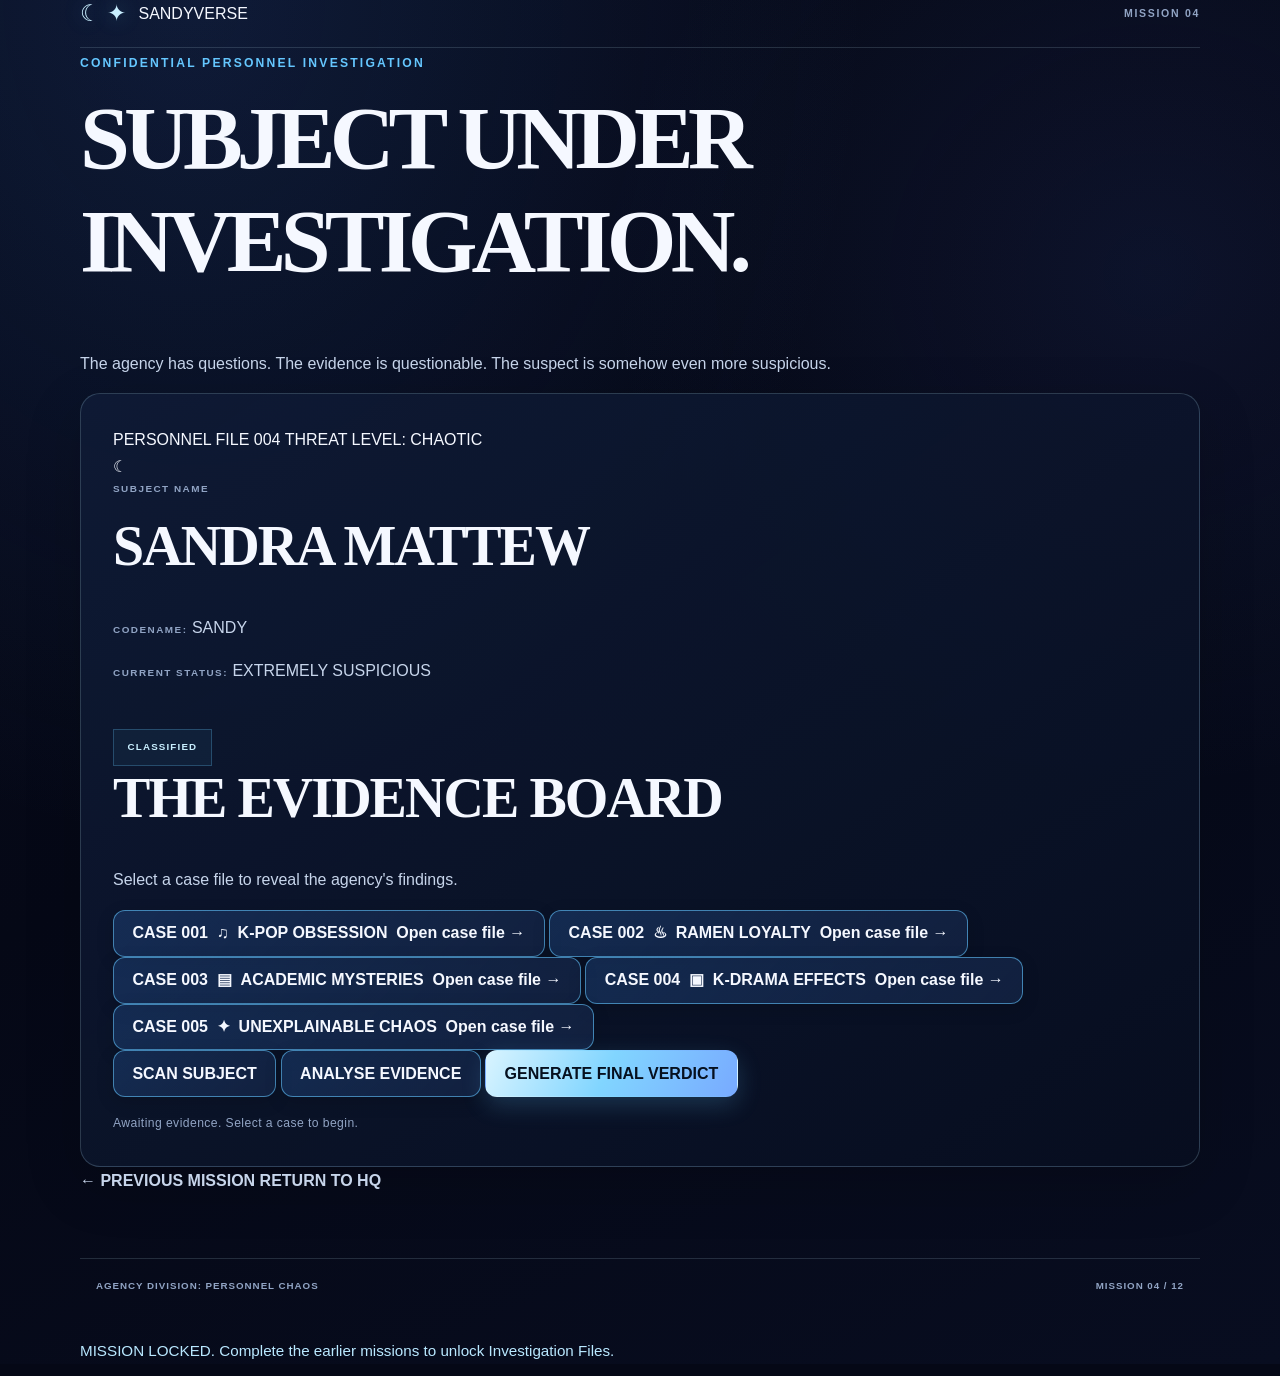
<file: investigation.html>
<!DOCTYPE html>
<html lang="en">
<head>
  <meta charset="UTF-8">
  <meta name="viewport" content="width=device-width, initial-scale=1.0">
  <meta name="theme-color" content="#080D18">

  <title>Investigation Files | SANDYVERSE</title>

  <link rel="stylesheet" href="style.css">

  <script src="missions.js" defer></script>
  <script src="script.js" defer></script>
</head>

<body class="investigation-page">

  <main class="page-container">

    <header class="agency-header">
      <a class="agency-brand" href="index.html">
        <span class="agency-symbol" aria-hidden="true">☾ ✦</span>
        <span>SANDYVERSE</span>
      </a>

      <span class="classified-label">MISSION 04</span>
    </header>

    <section class="page-hero">
      <p class="eyebrow">CONFIDENTIAL PERSONNEL INVESTIGATION</p>

      <h1>
        SUBJECT UNDER<br>
        <span>INVESTIGATION.</span>
      </h1>

      <p class="page-description">
        The agency has questions. The evidence is questionable.
        The suspect is somehow even more suspicious.
      </p>
    </section>

    <section class="investigation-file panel">

      <div class="file-topline">
        <span class="file-tag">PERSONNEL FILE 004</span>
        <span class="danger-label">THREAT LEVEL: CHAOTIC</span>
      </div>

      <div class="subject-card">
        <div class="subject-symbol" aria-hidden="true">☾</div>

        <div class="subject-details">
          <p class="detail-label">SUBJECT NAME</p>
          <h2>SANDRA MATTEW</h2>

          <p>
            <span class="detail-label">CODENAME:</span>
            SANDY
          </p>

          <p>
            <span class="detail-label">CURRENT STATUS:</span>
            EXTREMELY SUSPICIOUS
          </p>
        </div>

        <span class="classified-stamp">CLASSIFIED</span>
      </div>

      <div class="evidence-section">
        <h2>THE EVIDENCE BOARD</h2>

        <p class="section-description">
          Select a case file to reveal the agency's findings.
        </p>

        <div class="evidence-grid">

          <button class="evidence-card" type="button"
                  data-case="kpop">
            <span class="evidence-number">CASE 001</span>
            <span class="evidence-icon" aria-hidden="true">♫</span>
            <span class="evidence-title">K-POP OBSESSION</span>
            <span class="evidence-hint">Open case file →</span>
          </button>

          <button class="evidence-card" type="button"
                  data-case="ramen">
            <span class="evidence-number">CASE 002</span>
            <span class="evidence-icon" aria-hidden="true">♨</span>
            <span class="evidence-title">RAMEN LOYALTY</span>
            <span class="evidence-hint">Open case file →</span>
          </button>

          <button class="evidence-card" type="button"
                  data-case="academic">
            <span class="evidence-number">CASE 003</span>
            <span class="evidence-icon" aria-hidden="true">▤</span>
            <span class="evidence-title">ACADEMIC MYSTERIES</span>
            <span class="evidence-hint">Open case file →</span>
          </button>

          <button class="evidence-card" type="button"
                  data-case="drama">
            <span class="evidence-number">CASE 004</span>
            <span class="evidence-icon" aria-hidden="true">▣</span>
            <span class="evidence-title">K-DRAMA EFFECTS</span>
            <span class="evidence-hint">Open case file →</span>
          </button>

          <button class="evidence-card" type="button"
                  data-case="chaos">
            <span class="evidence-number">CASE 005</span>
            <span class="evidence-icon" aria-hidden="true">✦</span>
            <span class="evidence-title">UNEXPLAINABLE CHAOS</span>
            <span class="evidence-hint">Open case file →</span>
          </button>

        </div>
      </div>

      <section class="evidence-report" id="evidence-report"
               aria-live="polite" hidden>
        <span class="file-tag" id="report-number">
          EVIDENCE REPORT
        </span>

        <h2 id="report-title">CASE FILE</h2>

        <p id="report-description"></p>

        <p class="report-verdict" id="report-verdict"></p>
      </section>

      <div class="investigation-actions">
        <button class="secondary-button" id="scan-subject"
                type="button">
          SCAN SUBJECT
        </button>

        <button class="secondary-button" id="analyse-evidence"
                type="button">
          ANALYSE EVIDENCE
        </button>

        <button class="primary-button" id="final-verdict"
                type="button">
          GENERATE FINAL VERDICT
        </button>
      </div>

      <p class="access-note" id="investigation-status"
         aria-live="polite">
        Awaiting evidence. Select a case to begin.
      </p>

      <section class="final-report" id="final-report"
               aria-live="polite" hidden>
        <span class="classified-stamp">CASE CLOSED</span>

        <h2>FINAL AGENCY VERDICT</h2>

        <p id="final-verdict-text"></p>

        <button class="primary-button" id="continue-mission"
                type="button">
          CONTINUE MISSION →
        </button>
      </section>

    </section>

    <nav class="mission-navigation" aria-label="Mission navigation">
      <a class="text-link" href="episodes.html">
        ← PREVIOUS MISSION
      </a>

      <a class="text-link" href="index.html">
        RETURN TO HQ
      </a>
    </nav>

    <footer class="agency-footer">
      <span>AGENCY DIVISION: PERSONNEL CHAOS</span>
      <span>MISSION 04 / 12</span>
    </footer>

  </main>

</body>
</html>
</file>
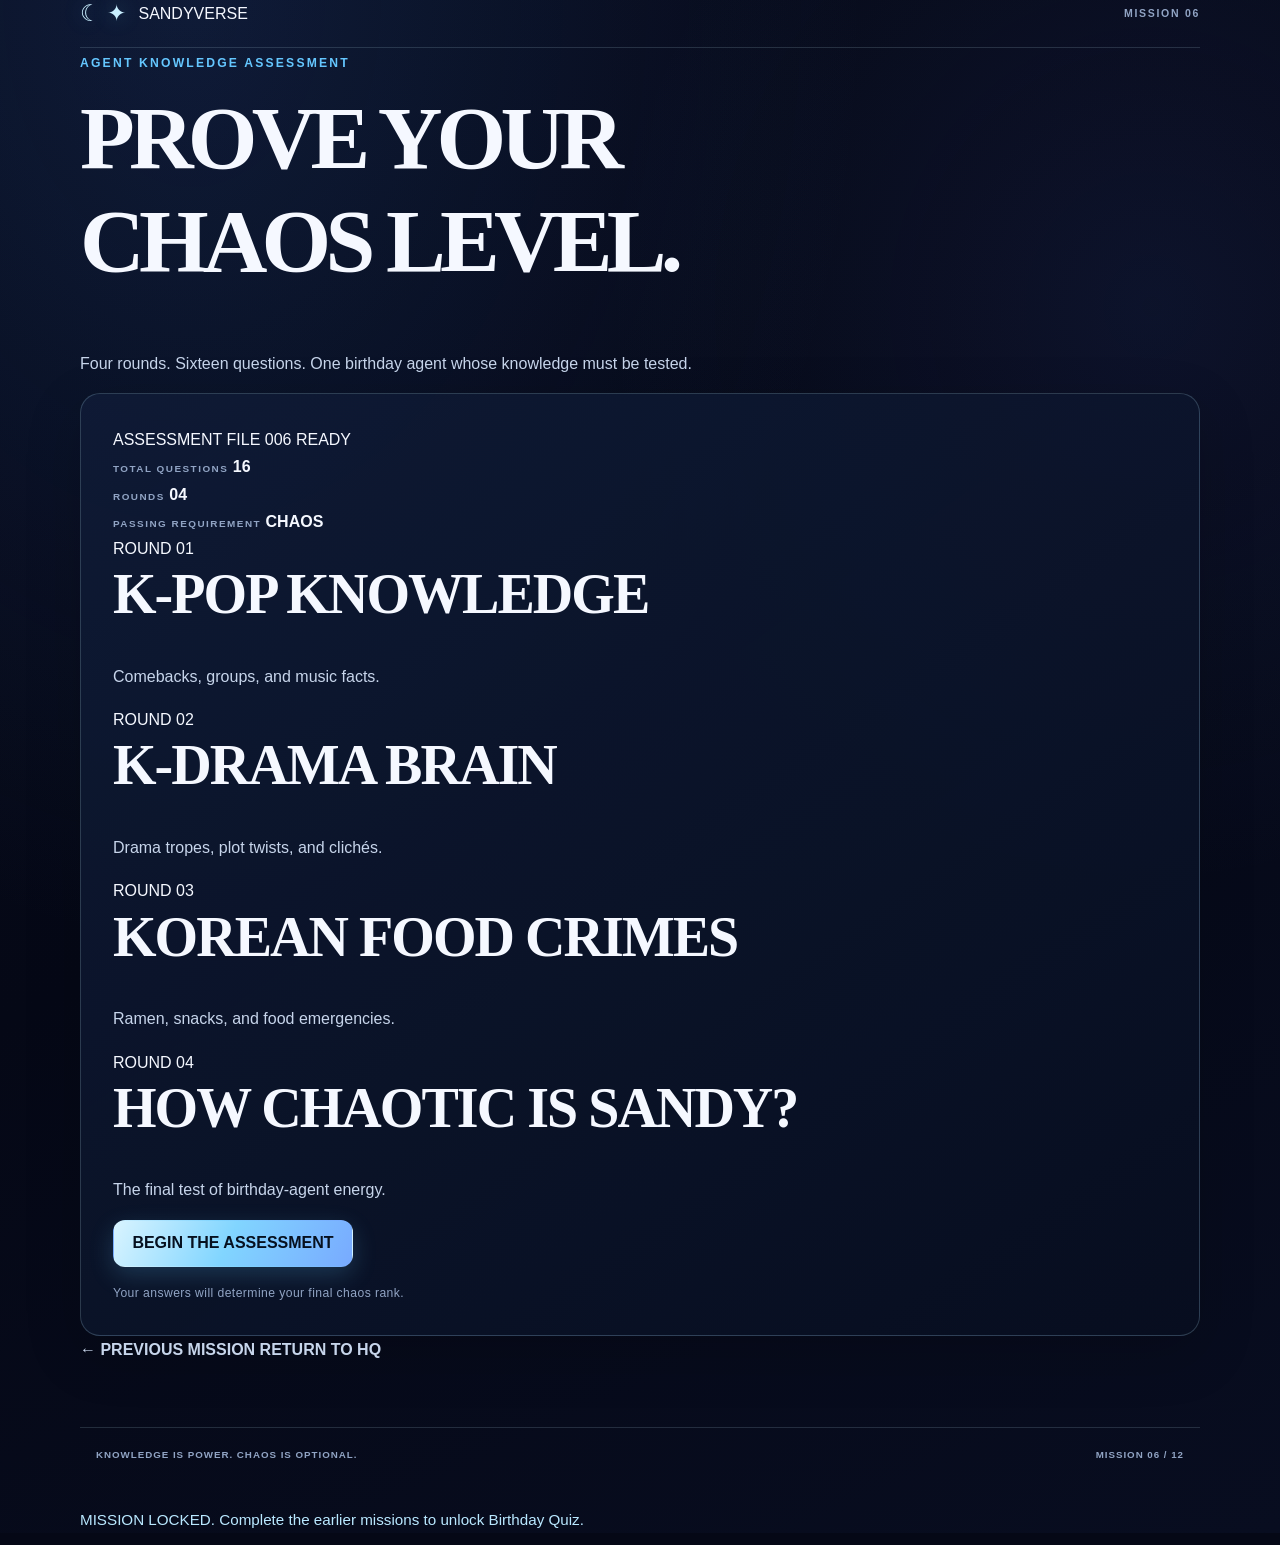
<file: quiz.html>
<!DOCTYPE html>
<html lang="en">
<head>
  <meta charset="UTF-8">
  <meta name="viewport" content="width=device-width, initial-scale=1.0">
  <meta name="theme-color" content="#080D18">

  <title>Birthday Quiz | SANDYVERSE</title>

  <link rel="stylesheet" href="style.css">

  <script src="missions.js" defer></script>
  <script src="script.js" defer></script>
</head>

<body class="quiz-page">

  <main class="page-container">

    <header class="agency-header">
      <a class="agency-brand" href="index.html">
        <span class="agency-symbol" aria-hidden="true">☾ ✦</span>
        <span>SANDYVERSE</span>
      </a>

      <span class="classified-label">MISSION 06</span>
    </header>

    <section class="page-hero">
      <p class="eyebrow">AGENT KNOWLEDGE ASSESSMENT</p>

      <h1>
        PROVE YOUR<br>
        <span>CHAOS LEVEL.</span>
      </h1>

      <p class="page-description">
        Four rounds. Sixteen questions.
        One birthday agent whose knowledge must be tested.
      </p>
    </section>

    <section class="quiz-panel panel">

      <div class="quiz-topline">
        <span class="file-tag">ASSESSMENT FILE 006</span>
        <span class="status-indicator">
          <span class="status-dot"></span>
          READY
        </span>
      </div>

      <div class="quiz-overview" id="quiz-overview">

        <div class="quiz-stat">
          <span class="detail-label">TOTAL QUESTIONS</span>
          <strong>16</strong>
        </div>

        <div class="quiz-stat">
          <span class="detail-label">ROUNDS</span>
          <strong>04</strong>
        </div>

        <div class="quiz-stat">
          <span class="detail-label">PASSING REQUIREMENT</span>
          <strong>CHAOS</strong>
        </div>

      </div>

      <div class="quiz-rounds">

        <div class="quiz-round-card">
          <span class="round-number">ROUND 01</span>
          <h2>K-POP KNOWLEDGE</h2>
          <p>Comebacks, groups, and music facts.</p>
        </div>

        <div class="quiz-round-card">
          <span class="round-number">ROUND 02</span>
          <h2>K-DRAMA BRAIN</h2>
          <p>Drama tropes, plot twists, and clichés.</p>
        </div>

        <div class="quiz-round-card">
          <span class="round-number">ROUND 03</span>
          <h2>KOREAN FOOD CRIMES</h2>
          <p>Ramen, snacks, and food emergencies.</p>
        </div>

        <div class="quiz-round-card">
          <span class="round-number">ROUND 04</span>
          <h2>HOW CHAOTIC IS SANDY?</h2>
          <p>The final test of birthday-agent energy.</p>
        </div>

      </div>

      <section class="question-area" id="question-area"
               aria-live="polite" hidden>

        <div class="question-progress">
          <span id="question-round">ROUND 01</span>
          <span id="question-counter">QUESTION 1 / 16</span>
        </div>

        <div class="progress-track"
             role="progressbar"
             aria-label="Quiz progress"
             aria-valuemin="0"
             aria-valuemax="16"
             aria-valuenow="0"
             id="quiz-progress">
          <div class="progress-fill" id="quiz-progress-fill"></div>
        </div>

        <p class="eyebrow" id="question-difficulty">
          DIFFICULTY: EASY
        </p>

        <h2 id="question-text">
          YOUR FIRST QUESTION AWAITS.
        </h2>

        <div class="answer-options" id="answer-options">
          <!-- Answer buttons will be created by JavaScript. -->
        </div>

        <p class="quiz-feedback" id="quiz-feedback"
           aria-live="polite"></p>

        <button class="primary-button" id="next-question"
                type="button" disabled>
          NEXT QUESTION →
        </button>

      </section>

      <section class="quiz-results" id="quiz-results"
               aria-live="polite" hidden>

        <span class="classified-stamp">ASSESSMENT COMPLETE</span>

        <p class="eyebrow">OFFICIAL AGENT REPORT</p>

        <h2 id="result-title">YOUR CHAOS RANK</h2>

        <div class="score-display">
          <span id="final-score">0</span>
          <span class="score-divider">/ 16</span>
        </div>

        <p class="result-rank" id="result-rank"></p>

        <p id="result-message"></p>

        <button class="secondary-button" id="restart-quiz"
                type="button">
          RETAKE THE QUIZ
        </button>

        <button class="primary-button" id="continue-quiz"
                type="button">
          ACCEPT RESULTS & CONTINUE →
        </button>

      </section>

      <div class="quiz-actions" id="quiz-start-actions">
        <button class="primary-button" id="start-quiz"
                type="button">
          BEGIN THE ASSESSMENT
        </button>
      </div>

      <p class="access-note" id="quiz-status"
         aria-live="polite">
        Your answers will determine your final chaos rank.
      </p>

    </section>

    <nav class="mission-navigation" aria-label="Mission navigation">
      <a class="text-link" href="courtroom.html">
        ← PREVIOUS MISSION
      </a>

      <a class="text-link" href="index.html">
        RETURN TO HQ
      </a>
    </nav>

    <footer class="agency-footer">
      <span>KNOWLEDGE IS POWER. CHAOS IS OPTIONAL.</span>
      <span>MISSION 06 / 12</span>
    </footer>

  </main>

</body>
</html>
</file>
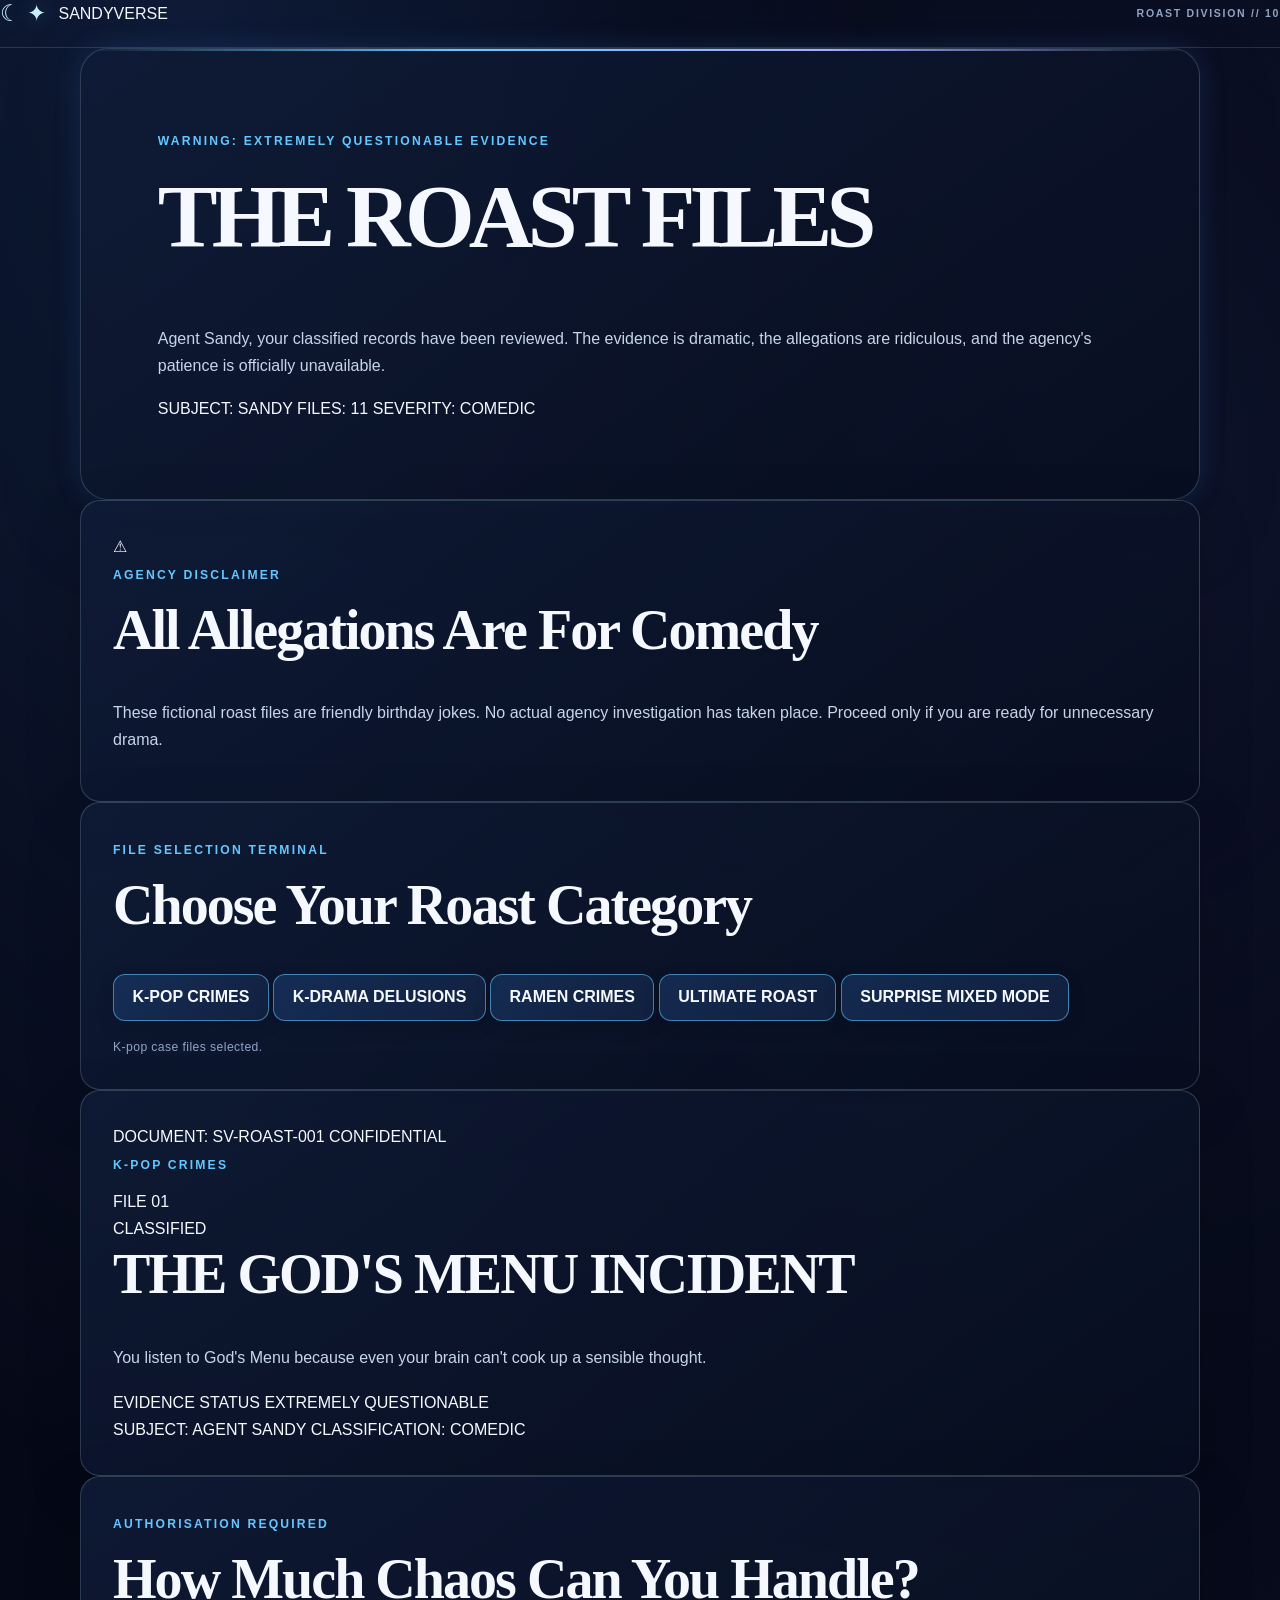
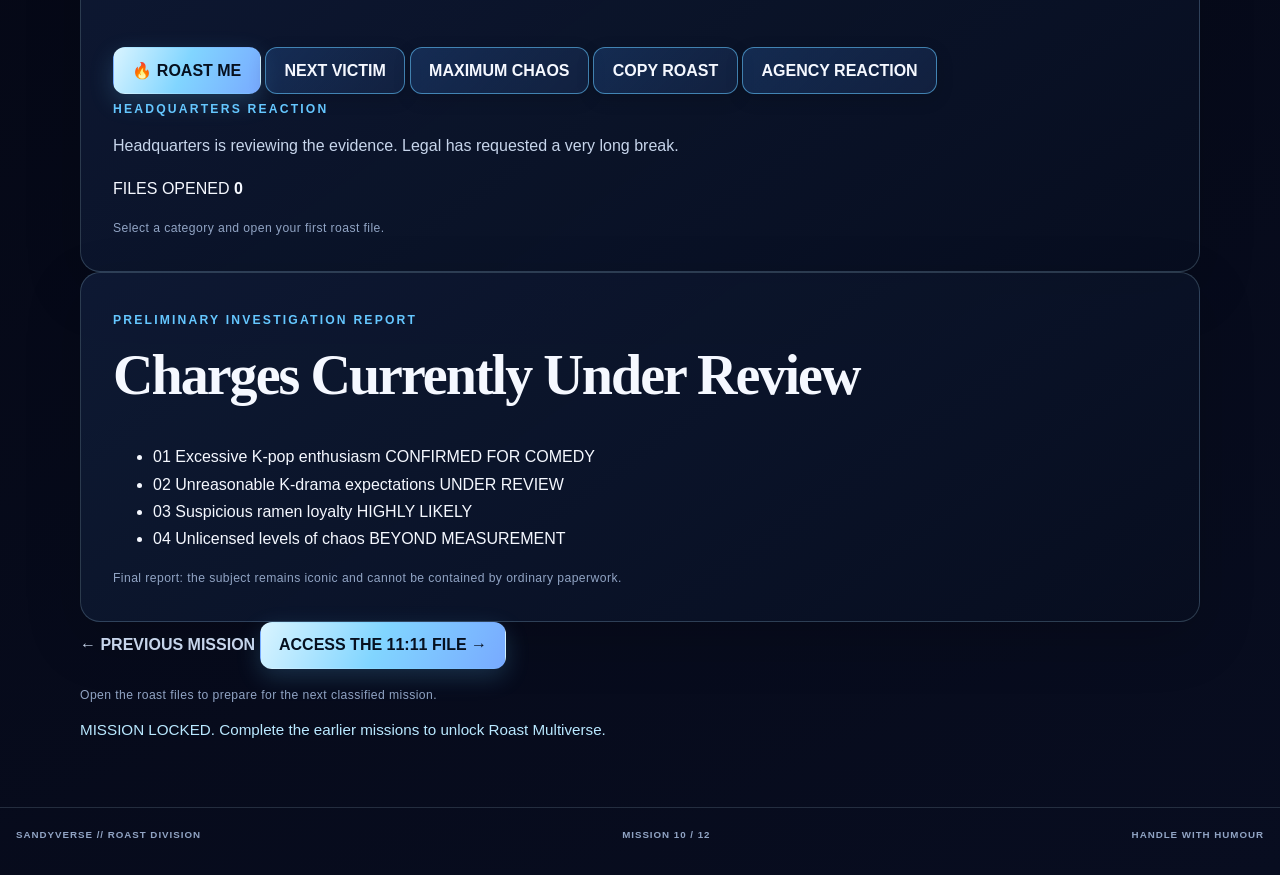
<file: roasts.html>
<!DOCTYPE html>
<html lang="en">
<head>
    <meta charset="UTF-8">
    <meta name="viewport" content="width=device-width, initial-scale=1.0">
    <meta name="theme-color" content="#070b18">

    <title>Classified Roast Files | SANDYVERSE</title>

    <link rel="stylesheet" href="style.css">

    <script src="missions.js" defer></script>
    <script src="script.js" defer></script>
</head>

<body class="roasts-page">

    <div class="star-field" aria-hidden="true"></div>

    <header class="agency-header">
        <a class="agency-brand" href="index.html">
            <span class="agency-symbol" aria-hidden="true">☾ ✦</span>
            <span>SANDYVERSE</span>
        </a>

        <span class="classified-label">ROAST DIVISION // 10</span>
    </header>

    <main class="page-container">

        <!-- HERO -->

        <section class="hero-section">
            <p class="eyebrow">WARNING: EXTREMELY QUESTIONABLE EVIDENCE</p>

            <h1>THE ROAST <span class="accent-text">FILES</span></h1>

            <p class="hero-description">
                Agent Sandy, your classified records have been reviewed.
                The evidence is dramatic, the allegations are ridiculous,
                and the agency's patience is officially unavailable.
            </p>

            <div class="status-strip">
                <span>SUBJECT: SANDY</span>
                <span>FILES: 11</span>
                <span>SEVERITY: COMEDIC</span>
            </div>
        </section>

        <!-- CLASSIFICATION NOTICE -->

        <section class="panel roast-warning">
            <span class="warning-symbol" aria-hidden="true">⚠</span>

            <div>
                <p class="eyebrow">AGENCY DISCLAIMER</p>
                <h2>All Allegations Are For Comedy</h2>
                <p>
                    These fictional roast files are friendly birthday
                    jokes. No actual agency investigation has taken place.
                    Proceed only if you are ready for unnecessary drama.
                </p>
            </div>
        </section>

        <!-- CATEGORY FILTERS -->

        <section class="panel roast-control-panel">
            <p class="eyebrow">FILE SELECTION TERMINAL</p>
            <h2>Choose Your Roast Category</h2>

            <div
                class="roast-category-list"
                id="roast-category-list"
                role="group"
                aria-label="Choose a roast category"
            >
                <button
                    class="secondary-button roast-category active"
                    type="button"
                    data-roast-category="kpop"
                    aria-pressed="true"
                >
                    K-POP CRIMES
                </button>

                <button
                    class="secondary-button roast-category"
                    type="button"
                    data-roast-category="kdrama"
                    aria-pressed="false"
                >
                    K-DRAMA DELUSIONS
                </button>

                <button
                    class="secondary-button roast-category"
                    type="button"
                    data-roast-category="ramen"
                    aria-pressed="false"
                >
                    RAMEN CRIMES
                </button>

                <button
                    class="secondary-button roast-category"
                    type="button"
                    data-roast-category="ultimate"
                    aria-pressed="false"
                >
                    ULTIMATE ROAST
                </button>

                <button
                    class="secondary-button roast-category"
                    type="button"
                    data-roast-category="mixed"
                    aria-pressed="false"
                >
                    SURPRISE MIXED MODE
                </button>
            </div>

            <p class="access-note" id="roast-category-status" aria-live="polite">
                K-pop case files selected.
            </p>
        </section>

        <!-- CLASSIFIED ROAST DOSSIER -->

        <section class="panel roast-dossier-section">

            <div class="dossier-topline">
                <span>DOCUMENT: SV-ROAST-001</span>
                <span class="dossier-confidential">CONFIDENTIAL</span>
            </div>

            <div class="redacted-divider" aria-hidden="true">
                <span></span>
                <span></span>
                <span></span>
            </div>

            <div class="roast-file-content" id="roast-file-content">

                <p class="eyebrow" id="roast-file-category">
                    K-POP CRIMES
                </p>

                <div class="roast-file-number" id="roast-file-number">
                    FILE 01
                </div>

                <div class="roast-stamp" aria-hidden="true">
                    CLASSIFIED
                </div>

                <h2 id="roast-file-title">
                    THE GOD'S MENU INCIDENT
                </h2>

                <p class="roast-text" id="roast-text" aria-live="polite">
                    You listen to God's Menu because even your brain can't
                    cook up a sensible thought.
                </p>

                <div class="roast-evidence">
                    <span class="evidence-label">EVIDENCE STATUS</span>
                    <span id="roast-evidence-status">
                        EXTREMELY QUESTIONABLE
                    </span>
                </div>

            </div>

            <div class="roast-file-footer">
                <span>SUBJECT: AGENT SANDY</span>
                <span>CLASSIFICATION: COMEDIC</span>
            </div>

        </section>

        <!-- ACTIONS -->

        <section class="panel roast-actions-panel">

            <p class="eyebrow">AUTHORISATION REQUIRED</p>
            <h2>How Much Chaos Can You Handle?</h2>

            <div class="roast-actions">

                <button
                    class="primary-button"
                    id="roast-me"
                    type="button"
                >
                    🔥 ROAST ME
                </button>

                <button
                    class="secondary-button"
                    id="next-victim"
                    type="button"
                >
                    NEXT VICTIM
                </button>

                <button
                    class="secondary-button"
                    id="maximum-chaos"
                    type="button"
                >
                    MAXIMUM CHAOS
                </button>

                <button
                    class="secondary-button"
                    id="copy-roast"
                    type="button"
                >
                    COPY ROAST
                </button>

                <button
                    class="secondary-button"
                    id="agency-reaction"
                    type="button"
                >
                    AGENCY REACTION
                </button>

            </div>

            <div class="roast-reaction-panel" id="roast-reaction-panel">
                <p class="eyebrow">HEADQUARTERS REACTION</p>

                <p id="roast-reaction" aria-live="polite">
                    Headquarters is reviewing the evidence.
                    Legal has requested a very long break.
                </p>
            </div>

            <div class="roast-counter">
                <span>FILES OPENED</span>
                <strong id="roast-counter">0</strong>
            </div>

            <p class="access-note" id="roast-status" aria-live="polite">
                Select a category and open your first roast file.
            </p>

        </section>

        <!-- CASE SUMMARY -->

        <section class="panel roast-summary">
            <p class="eyebrow">PRELIMINARY INVESTIGATION REPORT</p>
            <h2>Charges Currently Under Review</h2>

            <ul class="roast-charge-list">
                <li>
                    <span class="charge-number">01</span>
                    <span>Excessive K-pop enthusiasm</span>
                    <span class="charge-status">CONFIRMED FOR COMEDY</span>
                </li>

                <li>
                    <span class="charge-number">02</span>
                    <span>Unreasonable K-drama expectations</span>
                    <span class="charge-status">UNDER REVIEW</span>
                </li>

                <li>
                    <span class="charge-number">03</span>
                    <span>Suspicious ramen loyalty</span>
                    <span class="charge-status">HIGHLY LIKELY</span>
                </li>

                <li>
                    <span class="charge-number">04</span>
                    <span>Unlicensed levels of chaos</span>
                    <span class="charge-status">BEYOND MEASUREMENT</span>
                </li>
            </ul>

            <p class="access-note">
                Final report: the subject remains iconic and cannot
                be contained by ordinary paperwork.
            </p>
        </section>

        <!-- NAVIGATION -->

        <nav class="mission-navigation" aria-label="Mission navigation">

            <a class="secondary-button" href="vip.html">
                ← PREVIOUS MISSION
            </a>

            <button
                class="primary-button"
                id="continue-roasts"
                type="button"
            >
                ACCESS THE 11:11 FILE →
            </button>

        </nav>

        <p class="access-note" id="roast-clearance" aria-live="polite">
            Open the roast files to prepare for the next classified mission.
        </p>

    </main>

    <footer class="agency-footer">
        <span>SANDYVERSE // ROAST DIVISION</span>
        <span>MISSION 10 / 12</span>
        <span>HANDLE WITH HUMOUR</span>
    </footer>

</body>
</html>
</file>
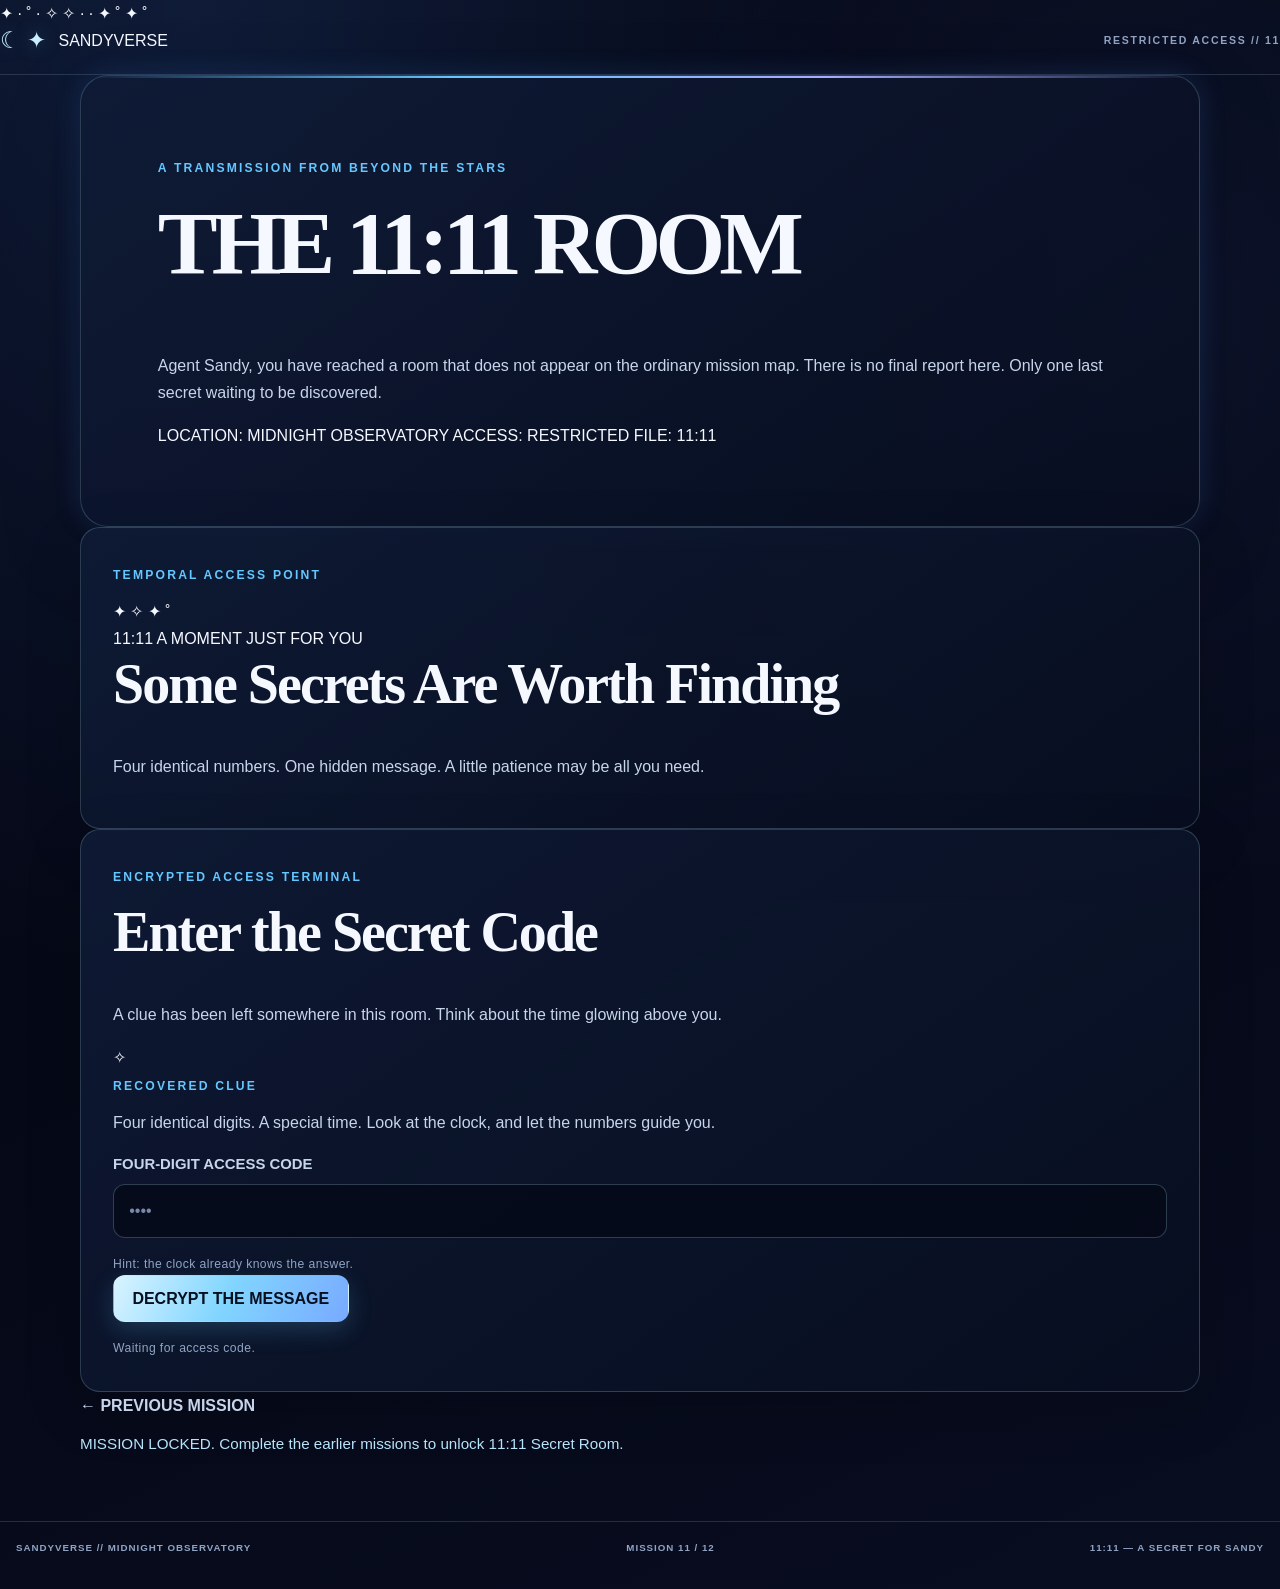
<file: secret.html>
<!DOCTYPE html>
<html lang="en">
<head>
    <meta charset="UTF-8">
    <meta name="viewport" content="width=device-width, initial-scale=1.0">
    <meta name="theme-color" content="#050816">

    <title>The 11:11 Secret Room | SANDYVERSE</title>

    <link rel="stylesheet" href="style.css">

    <script src="missions.js" defer></script>
    <script src="script.js" defer></script>
</head>

<body class="secret-page">

    <div class="star-field" aria-hidden="true"></div>

    <div class="observatory-constellations" aria-hidden="true">
        <span class="constellation constellation-one">✦ · ˚ · ✧</span>
        <span class="constellation constellation-two">✧ · · ✦</span>
        <span class="constellation constellation-three">˚ ✦ ˚</span>
    </div>

    <header class="agency-header">
        <a class="agency-brand" href="index.html">
            <span class="agency-symbol" aria-hidden="true">☾ ✦</span>
            <span>SANDYVERSE</span>
        </a>

        <span class="classified-label">RESTRICTED ACCESS // 11</span>
    </header>

    <main class="page-container secret-container">

        <!-- INTRODUCTION -->

        <section class="hero-section secret-hero">
            <p class="eyebrow">A TRANSMISSION FROM BEYOND THE STARS</p>

            <h1>THE <span class="accent-text">11:11</span> ROOM</h1>

            <p class="hero-description">
                Agent Sandy, you have reached a room that does not appear
                on the ordinary mission map. There is no final report here.
                Only one last secret waiting to be discovered.
            </p>

            <div class="status-strip">
                <span>LOCATION: MIDNIGHT OBSERVATORY</span>
                <span>ACCESS: RESTRICTED</span>
                <span>FILE: 11:11</span>
            </div>
        </section>

        <!-- GLOWING CLOCK -->

        <section class="panel secret-clock-section">

            <p class="eyebrow">TEMPORAL ACCESS POINT</p>

            <div class="clock-orbit" aria-hidden="true">
                <div class="clock-ring clock-ring-outer"></div>
                <div class="clock-ring clock-ring-inner"></div>

                <div class="clock-stars">
                    <span>✦</span>
                    <span>✧</span>
                    <span>✦</span>
                    <span>˚</span>
                </div>

                <div class="clock-face">
                    <span class="clock-time">11:11</span>
                    <span class="clock-caption">A MOMENT JUST FOR YOU</span>
                </div>
            </div>

            <h2>Some Secrets Are Worth Finding</h2>

            <p>
                Four identical numbers. One hidden message.
                A little patience may be all you need.
            </p>

        </section>

        <!-- SECRET CODE -->

        <section class="panel secret-code-section" id="secret-code-section">

            <p class="eyebrow">ENCRYPTED ACCESS TERMINAL</p>

            <h2>Enter the Secret Code</h2>

            <p class="section-description">
                A clue has been left somewhere in this room.
                Think about the time glowing above you.
            </p>

            <div class="secret-clue">
                <span class="clue-symbol" aria-hidden="true">✧</span>

                <div>
                    <p class="eyebrow">RECOVERED CLUE</p>
                    <p>
                        Four identical digits. A special time.
                        Look at the clock, and let the numbers guide you.
                    </p>
                </div>
            </div>

            <form id="secret-code-form" class="secret-code-form">

                <label for="secret-code-input">FOUR-DIGIT ACCESS CODE</label>

                <input
                    id="secret-code-input"
                    name="secretCode"
                    type="text"
                    inputmode="numeric"
                    autocomplete="off"
                    maxlength="4"
                    pattern="[0-9]{4}"
                    placeholder="••••"
                    aria-describedby="secret-code-hint"
                    required
                >

                <p id="secret-code-hint" class="access-note">
                    Hint: the clock already knows the answer.
                </p>

                <button class="primary-button" type="submit">
                    DECRYPT THE MESSAGE
                </button>

            </form>

            <p id="secret-code-status" class="access-note" aria-live="polite">
                Waiting for access code.
            </p>

        </section>

        <!-- ENVELOPE REVEAL -->

        <section
            class="panel secret-envelope-section"
            id="secret-envelope-section"
            hidden
        >

            <p class="eyebrow">ACCESS GRANTED</p>

            <h2>The Final Envelope</h2>

            <p class="section-description">
                The code has been accepted. One message remains.
            </p>

            <div class="envelope-stage" id="envelope-stage">

                <div class="envelope-glow" aria-hidden="true"></div>

                <button
                    class="secret-envelope"
                    id="open-secret-envelope"
                    type="button"
                    aria-label="Open the secret birthday envelope"
                    aria-expanded="false"
                    aria-controls="secret-message"
                >
                    <span class="envelope-back"></span>

                    <span class="envelope-letter">
                        <span class="letter-star">✦</span>
                        <span class="letter-preview">FOR SANDY</span>
                    </span>

                    <span class="envelope-pocket"></span>
                    <span class="envelope-flap"></span>

                    <span class="envelope-seal">☾</span>
                </button>

                <p class="envelope-hint" id="envelope-hint">
                    Click the sealed envelope to open it.
                </p>

            </div>

            <p id="envelope-status" class="access-note" aria-live="polite">
                Envelope unlocked. Awaiting your touch.
            </p>

        </section>

        <!-- HEARTFELT MESSAGE -->

        <section
            class="panel secret-message-section"
            id="secret-message"
            hidden
        >

            <p class="eyebrow">A LETTER WRITTEN JUST FOR YOU</p>

            <div class="message-moon" aria-hidden="true">☾ ✦ ☾</div>

            <h2>Dear Sandy,</h2>

            <div class="secret-letter-content">

                <p class="secret-letter-paragraph">
                    Some people make ordinary days feel a little more
                    special, simply by being themselves. This room was
                    created to remind you that the little moments,
                    unexpected laughs, and memories you make with people
                    can mean more than you realise.
                </p>

                <p class="secret-letter-paragraph">
                    I hope the coming year brings you new reasons to smile,
                    adventures that become favourite memories, and friends
                    who appreciate all the things that make you uniquely you.
                    You deserve kindness, happiness, and plenty of moments
                    that make you laugh until you cannot stop.
                </p>

                <p class="secret-letter-paragraph">
                    Wherever life takes you, I hope you keep discovering
                    things you love, dreaming about what you want to become,
                    and finding joy in the smallest surprises. Never forget
                    that you matter, that your presence can brighten a day,
                    and that there are beautiful things still waiting for you.
                </p>

            </div>

            <p class="secret-letter-signoff">
                With a little stardust and a lot of birthday wishes,
            </p>

            <p class="secret-letter-signature">
                THE SANDYVERSE TEAM ✦
            </p>

            <div class="birthday-reveal" id="birthday-reveal">
                <span class="birthday-sparkle" aria-hidden="true">✧</span>
                <h2>Happy Birthday, Sandy!</h2>
                <span class="birthday-sparkle" aria-hidden="true">✦</span>
            </div>

            <div
                class="secret-sparkle-burst"
                id="secret-sparkle-burst"
                aria-hidden="true"
            ></div>

        </section>

        <!-- FINAL DOOR -->

        <section
            class="panel final-door-section"
            id="final-door-section"
            hidden
        >

            <p class="eyebrow">THE LAST DESTINATION</p>

            <h2>One Door Remains</h2>

            <p class="section-description">
                You found the secret, opened the envelope, and reached
                the heart of the observatory. Your final destination awaits.
            </p>

            <div class="final-door-stage">
                <div class="final-door-glow" aria-hidden="true"></div>

                <div class="final-door">
                    <div class="final-door-frame">
                        <div class="final-door-panel">
                            <span class="final-door-symbol">☾ ✦</span>
                            <span class="final-door-label">SANDYVERSE</span>
                            <span class="final-door-handle"></span>
                        </div>
                    </div>
                </div>
            </div>

            <button
                class="primary-button"
                id="enter-final-door"
                type="button"
            >
                ENTER THE FINAL CHAPTER →
            </button>

            <p id="secret-clearance-status" class="access-note" aria-live="polite">
                Read the letter to unlock the final destination.
            </p>

        </section>

        <!-- NAVIGATION -->

        <nav class="mission-navigation" aria-label="Mission navigation">
            <a class="secondary-button" href="roasts.html">
                ← PREVIOUS MISSION
            </a>
        </nav>

    </main>

    <footer class="agency-footer">
        <span>SANDYVERSE // MIDNIGHT OBSERVATORY</span>
        <span>MISSION 11 / 12</span>
        <span>11:11 — A SECRET FOR SANDY</span>
    </footer>

</body>
</html>
</file>
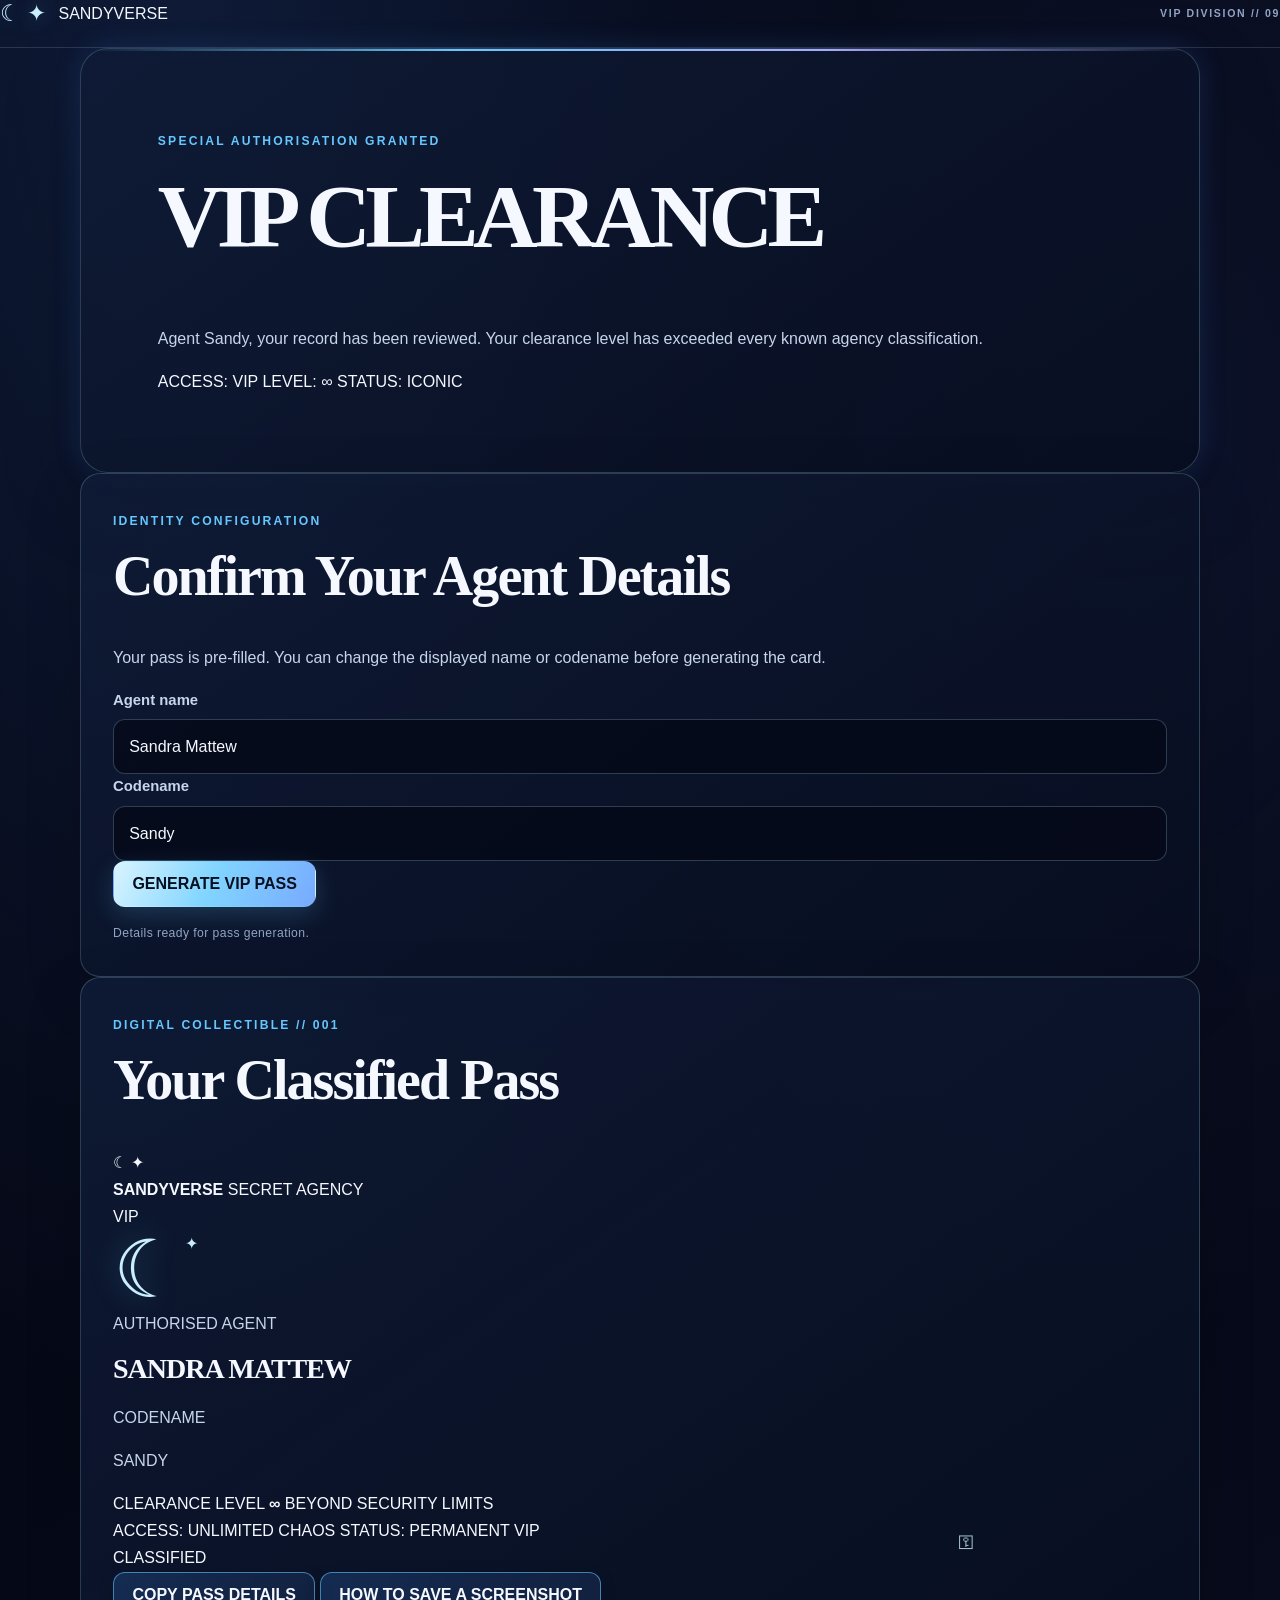
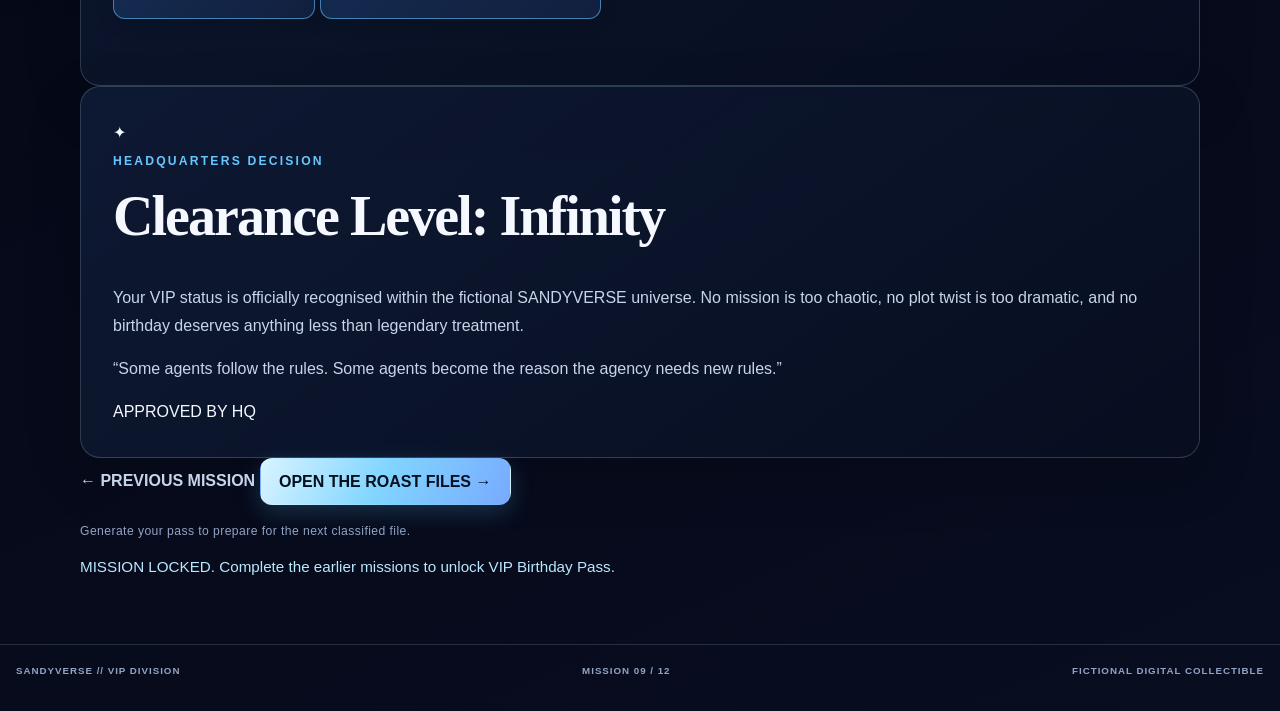
<file: vip.html>
<!DOCTYPE html>
<html lang="en">
<head>
    <meta charset="UTF-8">
    <meta name="viewport" content="width=device-width, initial-scale=1.0">
    <meta name="theme-color" content="#070b18">

    <title>VIP Birthday Pass | SANDYVERSE</title>

    <link rel="stylesheet" href="style.css">

    <script src="missions.js" defer></script>
    <script src="script.js" defer></script>
</head>

<body class="vip-page">

    <div class="star-field" aria-hidden="true"></div>

    <header class="agency-header">
        <a class="agency-brand" href="index.html">
            <span class="agency-symbol" aria-hidden="true">☾ ✦</span>
            <span>SANDYVERSE</span>
        </a>

        <span class="classified-label">VIP DIVISION // 09</span>
    </header>

    <main class="page-container">

        <!-- HERO -->

        <section class="hero-section">
            <p class="eyebrow">SPECIAL AUTHORISATION GRANTED</p>

            <h1>VIP <span class="accent-text">CLEARANCE</span></h1>

            <p class="hero-description">
                Agent Sandy, your record has been reviewed.
                Your clearance level has exceeded every known
                agency classification.
            </p>

            <div class="status-strip">
                <span>ACCESS: VIP</span>
                <span>LEVEL: ∞</span>
                <span>STATUS: ICONIC</span>
            </div>
        </section>

        <!-- EDITABLE AGENT DETAILS -->

        <section class="panel vip-details-panel">
            <p class="eyebrow">IDENTITY CONFIGURATION</p>
            <h2>Confirm Your Agent Details</h2>

            <p class="section-description">
                Your pass is pre-filled. You can change the displayed
                name or codename before generating the card.
            </p>

            <form id="vip-details-form" class="vip-details-form">

                <label for="vip-agent-name">Agent name</label>
                <input
                    type="text"
                    id="vip-agent-name"
                    name="agentName"
                    value="Sandra Mattew"
                    maxlength="40"
                    required
                    autocomplete="off"
                >

                <label for="vip-codename">Codename</label>
                <input
                    type="text"
                    id="vip-codename"
                    name="codename"
                    value="Sandy"
                    maxlength="24"
                    required
                    autocomplete="off"
                >

                <button class="primary-button" type="submit">
                    GENERATE VIP PASS
                </button>

            </form>

            <p id="vip-form-status" class="access-note" aria-live="polite">
                Details ready for pass generation.
            </p>
        </section>

        <!-- VIP PASS -->

        <section class="panel vip-pass-section">

            <p class="eyebrow">DIGITAL COLLECTIBLE // 001</p>
            <h2>Your Classified Pass</h2>

            <div class="vip-pass" id="vip-pass">

                <div class="vip-pass-top">
                    <div class="vip-pass-brand">
                        <span class="vip-pass-logo" aria-hidden="true">☾ ✦</span>
                        <div>
                            <strong>SANDYVERSE</strong>
                            <span>SECRET AGENCY</span>
                        </div>
                    </div>

                    <span class="vip-pass-type">VIP</span>
                </div>

                <div class="vip-pass-divider"></div>

                <div class="vip-pass-content">

                    <div class="vip-pass-emblem" aria-hidden="true">
                        <span class="emblem-moon">☾</span>
                        <span class="emblem-star">✦</span>
                        <span class="emblem-key">⚿</span>
                    </div>

                    <div class="vip-pass-identity">
                        <p class="vip-pass-label">AUTHORISED AGENT</p>
                        <h3 id="vip-display-name">SANDRA MATTEW</h3>

                        <p class="vip-pass-label">CODENAME</p>
                        <p class="vip-pass-codename" id="vip-display-codename">
                            SANDY
                        </p>

                        <div class="vip-pass-clearance">
                            <span>CLEARANCE LEVEL</span>
                            <strong>∞</strong>
                            <span>BEYOND SECURITY LIMITS</span>
                        </div>
                    </div>

                </div>

                <div class="vip-pass-redactions" aria-label="Decorative redacted details">
                    <span class="redacted-bar"></span>
                    <span class="redacted-bar short"></span>
                    <span class="redacted-bar medium"></span>
                </div>

                <div class="vip-pass-bottom">
                    <span>ACCESS: UNLIMITED CHAOS</span>
                    <span>STATUS: PERMANENT VIP</span>
                </div>

                <div class="vip-pass-stamp" aria-hidden="true">
                    CLASSIFIED
                </div>

            </div>

            <div class="vip-pass-actions">
                <button
                    class="secondary-button"
                    id="copy-vip-details"
                    type="button"
                >
                    COPY PASS DETAILS
                </button>

                <button
                    class="secondary-button"
                    id="vip-screenshot-tip"
                    type="button"
                >
                    HOW TO SAVE A SCREENSHOT
                </button>
            </div>

            <p id="vip-pass-status" class="access-note" aria-live="polite"></p>

            <div class="screenshot-instructions" id="screenshot-instructions" hidden>
                <h3>Save Your VIP Pass</h3>
                <p>
                    On a computer, use your system's screenshot shortcut
                    to capture the pass. On a phone or tablet, use the
                    device's screenshot controls.
                </p>
                <p>
                    For the cleanest result, keep the pass visible and
                    capture the card area rather than the entire page.
                </p>
            </div>

        </section>

        <!-- CLEARANCE MESSAGE -->

        <section class="panel vip-clearance-panel">

            <div class="vip-clearance-symbol" aria-hidden="true">✦</div>

            <p class="eyebrow">HEADQUARTERS DECISION</p>

            <h2>Clearance Level: Infinity</h2>

            <p>
                Your VIP status is officially recognised within the
                fictional SANDYVERSE universe. No mission is too chaotic,
                no plot twist is too dramatic, and no birthday deserves
                anything less than legendary treatment.
            </p>

            <p class="vip-clearance-quote">
                “Some agents follow the rules. Some agents become the reason
                the agency needs new rules.”
            </p>

            <span class="vip-approval-stamp">APPROVED BY HQ</span>

        </section>

        <!-- NAVIGATION -->

        <nav class="mission-navigation" aria-label="Mission navigation">

            <a class="secondary-button" href="gift.html">
                ← PREVIOUS MISSION
            </a>

            <button
                class="primary-button"
                id="continue-vip"
                type="button"
            >
                OPEN THE ROAST FILES →
            </button>

        </nav>

        <p class="access-note" id="vip-clearance-status" aria-live="polite">
            Generate your pass to prepare for the next classified file.
        </p>

    </main>

    <footer class="agency-footer">
        <span>SANDYVERSE // VIP DIVISION</span>
        <span>MISSION 09 / 12</span>
        <span>FICTIONAL DIGITAL COLLECTIBLE</span>
    </footer>

</body>
</html>
</file>
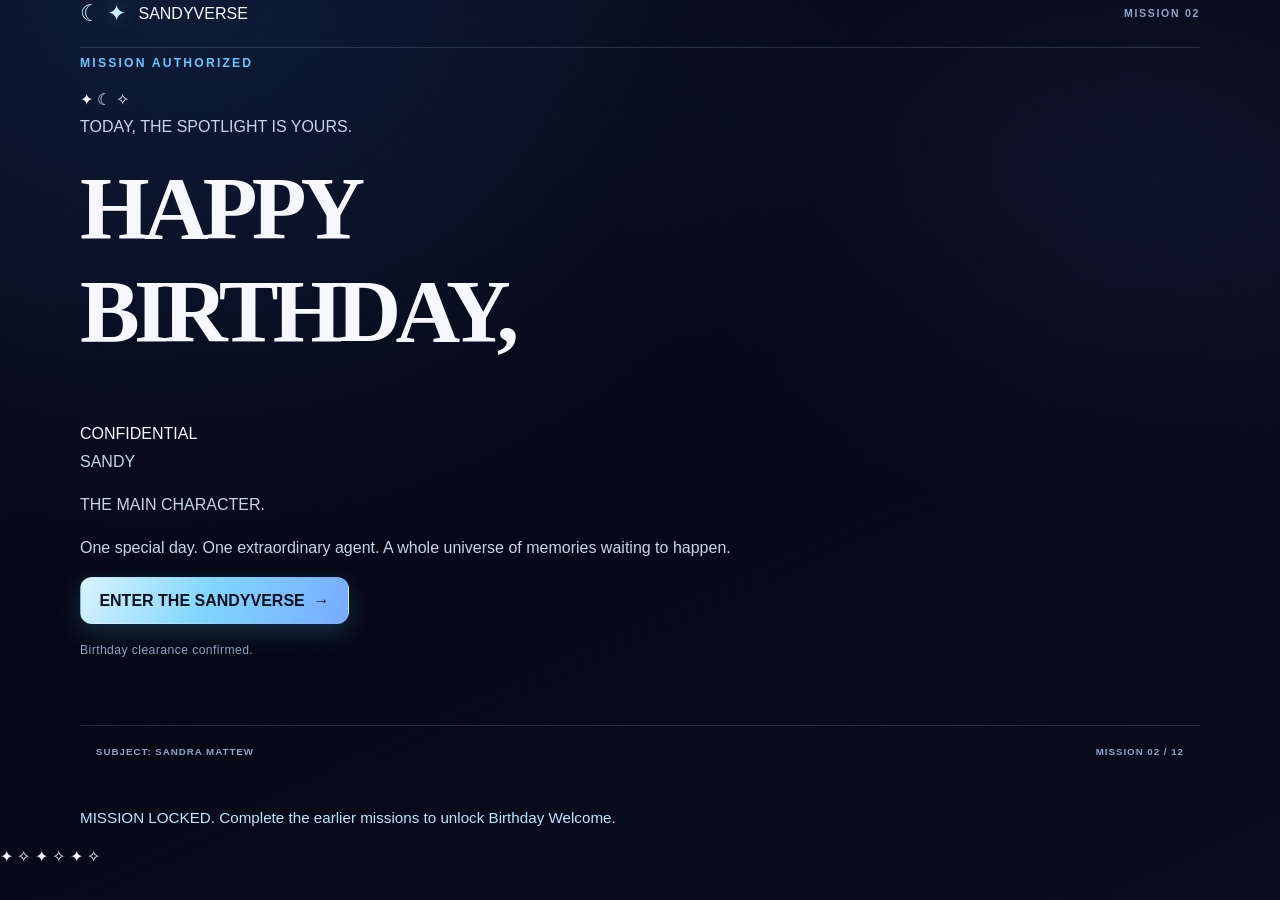
<file: welcome.html>
<!DOCTYPE html>
<html lang="en">
<head>
  <meta charset="UTF-8">
  <meta name="viewport" content="width=device-width, initial-scale=1.0">
  <meta name="theme-color" content="#080D18">

  <title>Birthday Welcome | SANDYVERSE</title>

  <link rel="stylesheet" href="style.css">

  <script src="missions.js" defer></script>
  <script src="script.js" defer></script>
</head>

<body class="welcome-page">

  <main class="welcome-container">

    <header class="agency-header">
      <a class="agency-brand" href="index.html">
        <span class="agency-symbol" aria-hidden="true">☾ ✦</span>
        <span>SANDYVERSE</span>
      </a>

      <span class="classified-label">MISSION 02</span>
    </header>

    <section class="welcome-hero" aria-labelledby="welcome-title">

      <p class="eyebrow">MISSION AUTHORIZED</p>

      <div class="birthday-emblem" aria-hidden="true">
        <span class="birthday-star">✦</span>
        <span class="birthday-moon">☾</span>
        <span class="birthday-sparkle">✧</span>
      </div>

      <p class="welcome-kicker">
        TODAY, THE SPOTLIGHT IS YOURS.
      </p>

      <h1 id="welcome-title" class="welcome-title">
        HAPPY<br>
        <span>BIRTHDAY,</span>
      </h1>

      <div class="name-reveal" id="name-reveal">
        <span class="confidential-stamp">CONFIDENTIAL</span>
        <p class="birthday-name">SANDY</p>
        <p class="name-subtitle">THE MAIN CHARACTER.</p>
      </div>

      <p class="welcome-message">
        One special day. One extraordinary agent.
        A whole universe of memories waiting to happen.
      </p>

      <button
        class="primary-button"
        id="enter-sandyverse"
        type="button">
        ENTER THE SANDYVERSE
        <span aria-hidden="true"> →</span>
      </button>

      <p class="access-note" aria-live="polite" id="welcome-status">
        Birthday clearance confirmed.
      </p>

    </section>

    <footer class="agency-footer">
      <span>SUBJECT: SANDRA MATTEW</span>
      <span>MISSION 02 / 12</span>
    </footer>

  </main>

  <div class="celebration-effects" aria-hidden="true">
    <span class="celebration-star">✦</span>
    <span class="celebration-star">✧</span>
    <span class="celebration-star">✦</span>
    <span class="celebration-star">✧</span>
    <span class="celebration-star">✦</span>
    <span class="celebration-star">✧</span>
  </div>

  <div id="confetti-container" aria-hidden="true"></div>

</body>
</html>
</file>
<file: style.css>
/* =========================================================

   SANDYVERSE — MIDNIGHT LUXE

   Deep navy • Ice blue • Silver • Electric blue

   Responsive, accessible, no external libraries required

   ========================================================= */



/* ---------- 1. DESIGN TOKENS ---------- */

:root {

  color-scheme: dark;



  --sv-bg: #050816;

  --sv-bg-soft: #080e20;

  --sv-panel: rgba(13, 23, 47, 0.82);

  --sv-panel-strong: #0d1730;

  --sv-panel-hover: rgba(19, 36, 68, 0.94);



  --sv-text: #f5f8ff;

  --sv-text-soft: #c7d5eb;

  --sv-muted: #91a4c4;



  --sv-ice: #c9efff;

  --sv-blue: #65c7ff;

  --sv-electric: #438dff;

  --sv-lilac: #a8aaff;



  --sv-border: rgba(185, 232, 255, 0.2);

  --sv-border-strong: rgba(101, 199, 255, 0.58);

  --sv-glow: 0 0 28px rgba(67, 141, 255, 0.16);



  --sv-radius-sm: 12px;

  --sv-radius-md: 20px;

  --sv-radius-lg: 28px;

  --sv-radius-pill: 999px;



  --sv-space-1: 0.5rem;

  --sv-space-2: 0.75rem;

  --sv-space-3: 1rem;

  --sv-space-4: 1.5rem;

  --sv-space-5: 2rem;

  --sv-space-6: 3rem;



  --sv-font-body: "Manrope", "Segoe UI", Arial, sans-serif;

  --sv-font-display: "Cormorant Garamond", Georgia, serif;



  --sv-transition: 180ms ease;

  --sv-page-width: 1120px;

}



/* ---------- 2. RESET ---------- */

*,

*::before,

*::after {

  box-sizing: border-box;

}



html {

  min-height: 100%;

  scroll-behavior: smooth;

  scroll-padding-top: 2rem;

  background: var(--sv-bg);

}



body {

  min-height: 100vh;

  margin: 0;

  overflow-x: hidden;

  color: var(--sv-text);

  font-family: var(--sv-font-body);

  font-size: 16px;

  line-height: 1.7;

  background:

    radial-gradient(ellipse at 15% 0%, rgba(49, 98, 180, 0.19), transparent 42rem),

    radial-gradient(ellipse at 90% 20%, rgba(75, 105, 205, 0.11), transparent 34rem),

    linear-gradient(155deg, #070b1b 0%, #050816 48%, #080d20 100%);

  -webkit-font-smoothing: antialiased;

  text-rendering: optimizeLegibility;

}



body.page-ready {

  animation: sv-page-appear 500ms ease both;

}



img,

svg,

video,

canvas {

  max-width: 100%;

}



img {

  height: auto;

}



button,

input,

select,

textarea {

  font: inherit;

}



button {

  color: inherit;

}



a {

  color: var(--sv-ice);

  text-decoration-color: rgba(101, 199, 255, 0.55);

  text-underline-offset: 0.2em;

  transition: color var(--sv-transition), text-decoration-color var(--sv-transition);

}



a:hover {

  color: #ffffff;

  text-decoration-color: currentColor;

}



::selection {

  color: #050816;

  background: var(--sv-ice);

}



/* ---------- 3. TYPE SYSTEM ---------- */

h1,

h2,

h3,

h4,

h5,

h6 {

  margin: 0 0 0.65em;

  color: var(--sv-text);

  font-family: var(--sv-font-display);

  font-weight: 750;

  line-height: 1.15;

  letter-spacing: -0.035em;

  text-wrap: balance;

}



h1 {

  font-size: clamp(2.7rem, 7vw, 5.8rem);

  letter-spacing: -0.065em;

}



h2 {

  font-size: clamp(2rem, 4.6vw, 3.5rem);

}



h3 {

  font-size: clamp(1.25rem, 2.5vw, 1.75rem);

}



h4 {

  font-size: 1.12rem;

  letter-spacing: -0.015em;

}



p {

  margin: 0 0 1rem;

  color: var(--sv-text-soft);

}



small,

.small,

.caption {

  color: var(--sv-muted);

  font-size: 0.875rem;

}



strong,

b {

  color: var(--sv-text);

  font-weight: 750;

}



.eyebrow,

.kicker,

.section-label {

  display: inline-flex;

  align-items: center;

  gap: 0.55rem;

  margin-bottom: 0.85rem;

  color: var(--sv-blue);

  font-size: 0.76rem;

  font-weight: 800;

  letter-spacing: 0.18em;

  line-height: 1.4;

  text-transform: uppercase;

}



.gradient-text {

  color: var(--sv-ice);

  background: linear-gradient(100deg, #ffffff 0%, #c9efff 38%, #65c7ff 70%, #a8aaff 100%);

  background-clip: text;

  -webkit-background-clip: text;

  -webkit-text-fill-color: transparent;

}



.text-muted {

  color: var(--sv-muted);

}



/* ---------- 4. LAYOUT HELPERS ---------- */

.container,

.page-container,

.site-container,

main {

  width: min(calc(100% - 2rem), var(--sv-page-width));

  margin-inline: auto;

}



section {

  scroll-margin-top: 2rem;

}



.panel,

.card,

.arcade-card,

.hero-section,

.content-card {

  position: relative;

  min-width: 0;

  border: 1px solid var(--sv-border);

  border-radius: var(--sv-radius-md);

  background: linear-gradient(145deg, rgba(15, 27, 54, 0.9), rgba(8, 14, 32, 0.88));

  box-shadow: 0 18px 55px rgba(0, 0, 0, 0.17);

}



.panel,

.card,

.arcade-card,

.content-card {

  padding: clamp(1.15rem, 3vw, 2rem);

}



.hero-section {

  padding: clamp(2rem, 6vw, 5rem);

  overflow: hidden;

  border-radius: var(--sv-radius-lg);

  box-shadow: var(--sv-glow), 0 28px 80px rgba(0, 0, 0, 0.22);

}



.hero-section::before {

  position: absolute;

  inset: 0 0 auto;

  height: 2px;

  background: linear-gradient(90deg, transparent, var(--sv-blue), var(--sv-lilac), transparent);

  content: "";

  pointer-events: none;

}



.grid,

.card-grid,

.arcade-grid {

  display: grid;

  grid-template-columns: repeat( auto-fit, minmax(min(100%, 250px), 1fr) );

  gap: clamp(1rem, 2.5vw, 1.5rem);

}



.stack {

  display: flex;

  flex-direction: column;

  gap: 1rem;

}



.cluster {

  display: flex;

  flex-wrap: wrap;

  align-items: center;

  gap: 0.75rem;

}



/* ---------- 5. NAVIGATION ---------- */

nav,

.site-nav,

.navbar {

  position: relative;

  z-index: 10;

}



nav a,

.site-nav a,

.navbar a {

  color: var(--sv-text-soft);

  font-weight: 650;

  text-decoration: none;

}



nav a:hover,

.site-nav a:hover,

.navbar a:hover,

nav a[aria-current="page"] {

  color: var(--sv-ice);

}



.nav-link,

nav a,

.site-nav a,

.navbar a {

  transition: color var(--sv-transition);

}



/* ---------- 6. BUTTONS ---------- */

button,

.button,

.btn,

a.button,

a.btn {

  display: inline-flex;

  min-height: 46px;

  align-items: center;

  justify-content: center;

  gap: 0.55rem;

  padding: 0.78rem 1.15rem;

  border: 1px solid var(--sv-border-strong);

  border-radius: var(--sv-radius-sm);

  color: var(--sv-text);

  background: linear-gradient(135deg, rgba(44, 100, 177, 0.3), rgba(20, 36, 69, 0.8));

  box-shadow: 0 5px 18px rgba(0, 0, 0, 0.14);

  font-weight: 750;

  line-height: 1.25;

  text-align: center;

  text-decoration: none;

  cursor: pointer;

  transition:

    transform var(--sv-transition),

    border-color var(--sv-transition),

    background var(--sv-transition),

    box-shadow var(--sv-transition);

}



button:hover,

.button:hover,

.btn:hover,

a.button:hover,

a.btn:hover {

  transform: translateY(-2px);

  border-color: var(--sv-blue);

  background: linear-gradient(135deg, rgba(62, 133, 218, 0.4), rgba(27, 46, 88, 0.95));

  box-shadow: 0 10px 28px rgba(67, 141, 255, 0.18);

}



button:active,

.button:active,

.btn:active,

a.button:active,

a.btn:active {

  transform: translateY(0);

}



button:disabled,

.button:disabled,

.btn:disabled {

  opacity: 0.5;

  cursor: not-allowed;

  transform: none;

}



button.primary,

.button.primary,

.btn-primary,

.primary-button,

#begin-mission,

#enter-sandyverse {

  border-color: transparent;

  color: #06101f;

  background: linear-gradient(115deg, #d9f4ff 0%, #81d5ff 48%, #78aaff 100%);

  box-shadow: 0 8px 25px rgba(101, 199, 255, 0.2);

}



button.primary:hover,

.button.primary:hover,

.btn-primary:hover,

.primary-button:hover,

#begin-mission:hover,

#enter-sandyverse:hover {

  color: #020713;

  background: linear-gradient(115deg, #ffffff, #a8e5ff 50%, #a8baff);

  box-shadow: 0 12px 32px rgba(101, 199, 255, 0.3);

}



button.secondary,

.button.secondary,

.btn-secondary {

  border-color: var(--sv-border);

  background: rgba(255, 255, 255, 0.035);

}



/* ---------- 7. FORMS ---------- */

input,

select,

textarea {

  width: 100%;

  min-height: 46px;

  padding: 0.8rem 0.95rem;

  border: 1px solid rgba(185, 232, 255, 0.23);

  border-radius: var(--sv-radius-sm);

  outline: none;

  color: var(--sv-text);

  background: rgba(4, 9, 23, 0.75);

  transition: border-color var(--sv-transition), box-shadow var(--sv-transition);

}



textarea {

  min-height: 130px;

  resize: vertical;

}



input::placeholder,

textarea::placeholder {

  color: #7789a8;

}



input:focus,

select:focus,

textarea:focus {

  border-color: var(--sv-blue);

  box-shadow: 0 0 0 3px rgba(101, 199, 255, 0.13);

}



label {

  display: block;

  margin-bottom: 0.4rem;

  color: var(--sv-text-soft);

  font-size: 0.93rem;

  font-weight: 700;

}



input[type="checkbox"],

input[type="radio"] {

  width: auto;

  min-height: auto;

  accent-color: var(--sv-blue);

}



/* ---------- 8. BADGES / STATUS ---------- */

.badge,

.tag,

.pill,

.status-badge {

  display: inline-flex;

  align-items: center;

  gap: 0.4rem;

  padding: 0.35rem 0.7rem;

  border: 1px solid var(--sv-border);

  border-radius: var(--sv-radius-pill);

  color: var(--sv-ice);

  background: rgba(101, 199, 255, 0.075);

  font-size: 0.76rem;

  font-weight: 800;

  letter-spacing: 0.045em;

}



hr,

.divider {

  height: 1px;

  border: 0;

  background: linear-gradient(90deg, transparent, var(--sv-border-strong), transparent);

}



/* ---------- 9. STAR FIELD ---------- */

.star-field {

  position: fixed;

  z-index: -1;

  inset: 0;

  overflow: hidden;

  pointer-events: none;

  background-image:

    radial-gradient(1px 1px at 8% 16%, rgba(201, 239, 255, 0.75) 50%, transparent 100%),

    radial-gradient(1px 1px at 23% 72%, rgba(255, 255, 255, 0.58) 50%, transparent 100%),

    radial-gradient(2px 2px at 43% 31%, rgba(101, 199, 255, 0.6) 50%, transparent 100%),

    radial-gradient(1px 1px at 67% 84%, rgba(201, 239, 255, 0.62) 50%, transparent 100%),

    radial-gradient(1px 1px at 83% 23%, rgba(255, 255, 255, 0.55) 50%, transparent 100%),

    radial-gradient(2px 2px at 92% 61%, rgba(101, 199, 255, 0.55) 50%, transparent 100%);

  opacity: 0.65;

}



/* ---------- 10. REVEALS / ANIMATIONS ---------- */

[hidden] {

  display: none !important;

}



.fade-in {

  animation: sv-fade-up 550ms cubic-bezier(0.2, 0.7, 0.25, 1) both;

}



.reveal-in {

  animation: sv-reveal 420ms cubic-bezier(0.2, 0.7, 0.25, 1) both;

}



@keyframes sv-page-appear {

  from { opacity: 0; }

  to { opacity: 1; }

}



@keyframes sv-fade-up {

  from { opacity: 0; transform: translateY(12px); }

  to { opacity: 1; transform: translateY(0); }

}



@keyframes sv-reveal {

  from { opacity: 0; transform: translateY(8px) scale(0.99); }

  to { opacity: 1; transform: translateY(0) scale(1); }

}



@keyframes sandy-confetti-fall {

  0% { transform: translateY(-5vh) rotate(0deg); opacity: 0; }

  10% { opacity: 1; }

  100% { transform: translateY(110vh) rotate(540deg); opacity: 0; }

}



/* ---------- 11. CONTENT-SPECIFIC COMPONENTS ---------- */

#mission-label,

#current-mission,

.current-mission {

  color: var(--sv-blue);

  font-size: 0.76rem;

  font-weight: 850;

  letter-spacing: 0.14em;

  text-transform: uppercase;

}



#sandyverse-live-status {

  color: var(--sv-text);

  font-size: 0.9rem;

  line-height: 1.5;

}



.roast-text,

[data-roast],

.final-letter-paragraph {

  color: var(--sv-text-soft);

  line-height: 1.85;

}



#gift-stage,

.gift-stage,

.secret-envelope,

.final-letter-envelope {

  transition: transform var(--sv-transition), border-color var(--sv-transition), box-shadow var(--sv-transition);

}



#gift-stage:hover,

.gift-stage:hover,

.secret-envelope:hover,

.final-letter-envelope:hover {

  border-color: var(--sv-border-strong);

  box-shadow: var(--sv-glow);

}



#gift-stage.opened,

.gift-stage.opened,

.secret-envelope.opened,

.final-letter-envelope.opened {

  border-color: var(--sv-blue);

  box-shadow: 0 0 32px rgba(101, 199, 255, 0.15);

}



footer {

  margin-top: 4rem;

  padding: 2rem 1rem;

  border-top: 1px solid var(--sv-border);

  color: var(--sv-muted);

  font-size: 0.88rem;

  text-align: center;

}



/* ---------- 12. ACCESSIBILITY ---------- */

:focus-visible {

  outline: 3px solid var(--sv-ice);

  outline-offset: 4px;

}



@media (prefers-reduced-motion: reduce) {

  *,

  *::before,

  *::after {

    scroll-behavior: auto !important;

    animation-duration: 0.01ms !important;

    animation-iteration-count: 1 !important;

    transition-duration: 0.01ms !important;

  }

}



/* ---------- 13. SMALL SCREENS ---------- */

@media (max-width: 640px) {

  body {

    font-size: 15px;

  }



  .container,

  .page-container,

  .site-container,

  main {

    width: min(calc(100% - 1.15rem), var(--sv-page-width));

  }



  .hero-section {

    padding: 1.5rem 1.1rem;

    border-radius: var(--sv-radius-md);

  }



  .panel,

  .card,

  .arcade-card,

  .content-card {

    padding: 1.1rem;

  }



  .cluster > button,

  .cluster > .button,

  .cluster > .btn {

    flex: 1 1 100%;

  }



  button,

  .button,

  .btn,

  a.button,

  a.btn {

    min-height: 44px;

  }

}


/* =========================================================
   SANDYVERSE SECRET AGENCY HOMEPAGE
   Midnight luxe • Editorial typography • Silver and ice blue
   ========================================================= */

body.agency-page {
  position: relative;
  display: grid;
  min-height: 100svh;
  place-items: center;
  padding: clamp(1rem, 3vw, 2.5rem);
  isolation: isolate;
}

.agency-page .agency-container {
  position: relative;
  z-index: 1;
  width: min(100%, 1060px);
  margin-inline: auto;
}

.agency-header,
.agency-brand,
.classified-label,
.agency-footer {
  display: flex;
  align-items: center;
  justify-content: space-between;
}

.agency-header {
  gap: 1rem;
  padding-bottom: 1.25rem;
  border-bottom: 1px solid rgba(201, 239, 255, 0.15);
}

.agency-brand {
  justify-content: flex-start;
  gap: 0.75rem;
  color: var(--sv-text);
  text-decoration: none;
}

.agency-brand:hover {
  color: var(--sv-ice);
}

.agency-symbol {
  color: var(--sv-ice);
  font-size: 1.45rem;
  line-height: 1;
  text-shadow: 0 0 20px rgba(101, 199, 255, 0.38);
}

.agency-brand-name {
  font-size: 0.88rem;
  font-weight: 800;
  letter-spacing: 0.22em;
}

.classified-label {
  justify-content: flex-start;
  gap: 0.55rem;
  color: var(--sv-muted);
  font-size: 0.66rem;
  font-weight: 800;
  letter-spacing: 0.16em;
}

.status-dot {
  width: 6px;
  height: 6px;
  flex: 0 0 6px;
  border-radius: 50%;
  background: var(--sv-blue);
  box-shadow: 0 0 12px rgba(101, 199, 255, 0.8);
}

.agency-hero {
  position: relative;
  display: flex;
  flex-direction: column;
  align-items: center;
  padding: clamp(2.6rem, 7vw, 5.5rem) 1rem clamp(2.4rem, 6vw, 4.5rem);
  text-align: center;
}

.agency-emblem {
  position: relative;
  display: grid;
  width: clamp(108px, 15vw, 146px);
  aspect-ratio: 1;
  place-items: center;
  margin-bottom: 2rem;
  border: 1px solid rgba(201, 239, 255, 0.26);
  border-radius: 50%;
  background:
    radial-gradient(circle, rgba(101, 199, 255, 0.12), transparent 68%),
    rgba(7, 14, 31, 0.65);
  box-shadow:
    inset 0 0 28px rgba(101, 199, 255, 0.055),
    0 0 48px rgba(67, 141, 255, 0.1);
}

.agency-emblem::before,
.agency-emblem::after {
  position: absolute;
  inset: 8px;
  border: 1px solid rgba(201, 239, 255, 0.1);
  border-radius: 50%;
  content: "";
}

.agency-emblem::after {
  inset: -7px;
  border-style: dashed;
  border-color: rgba(101, 199, 255, 0.17);
}

.emblem-moon {
  color: var(--sv-ice);
  font-family: Georgia, serif;
  font-size: clamp(3.8rem, 7vw, 5rem);
  line-height: 1;
  text-shadow: 0 0 30px rgba(101, 199, 255, 0.38);
  transform: translate(-5px, -2px);
}

.emblem-star {
  position: absolute;
  color: var(--sv-ice);
}

.star-one {
  top: 20%;
  right: 19%;
  font-size: 1rem;
}

.star-two {
  bottom: 23%;
  left: 19%;
  color: var(--sv-blue);
  font-size: 0.9rem;
}

.emblem-key {
  position: absolute;
  right: 20%;
  bottom: 18%;
  color: rgba(201, 239, 255, 0.78);
  font-size: 1.05rem;
}

.agency-page .eyebrow {
  justify-content: center;
  margin-bottom: 1rem;
  color: var(--sv-blue);
  font-size: 0.69rem;
  letter-spacing: 0.25em;
}

.agency-page #main-title {
  margin: 0;
  font-family: var(--sv-font-display);
  font-size: clamp(3.7rem, 10vw, 7.8rem);
  font-weight: 500;
  line-height: 0.86;
  letter-spacing: -0.045em;
  text-wrap: balance;
}

.agency-page #main-title span {
  display: inline-block;
  margin-top: 0.12em;
  color: var(--sv-ice);
  font-style: italic;
  font-weight: 400;
  text-shadow: 0 0 36px rgba(101, 199, 255, 0.17);
}

.classified-stamp {
  display: inline-flex;
  flex-wrap: wrap;
  align-items: center;
  justify-content: center;
  gap: 0.65rem;
  margin-top: 1.8rem;
  padding: 0.55rem 0.85rem;
  border: 1px solid rgba(101, 199, 255, 0.26);
  color: var(--sv-ice);
  background: rgba(101, 199, 255, 0.055);
  font-size: 0.61rem;
  font-weight: 800;
  letter-spacing: 0.12em;
}

.classified-stamp span {
  color: var(--sv-blue);
  font-size: 0.72rem;
}

.agency-briefing {
  margin: 1.5rem 0 0;
  color: var(--sv-text-soft);
  font-size: clamp(0.95rem, 2vw, 1.08rem);
  line-height: 1.9;
}

.agent-details {
  display: grid;
  width: min(100%, 690px);
  grid-template-columns: repeat(3, minmax(0, 1fr));
  margin-top: 2.6rem;
  border: 1px solid rgba(201, 239, 255, 0.14);
  background: linear-gradient(135deg, rgba(13, 23, 47, 0.78), rgba(6, 12, 27, 0.7));
  box-shadow: 0 18px 55px rgba(0, 0, 0, 0.14);
}

.agent-detail {
  display: flex;
  min-width: 0;
  flex-direction: column;
  gap: 0.45rem;
  padding: 1.15rem 0.85rem;
}

.agent-detail + .agent-detail {
  border-left: 1px solid rgba(201, 239, 255, 0.13);
}

.detail-label {
  color: var(--sv-muted);
  font-size: 0.62rem;
  font-weight: 800;
  letter-spacing: 0.15em;
}

.detail-value {
  overflow-wrap: anywhere;
  color: var(--sv-text);
  font-size: clamp(0.68rem, 1.6vw, 0.84rem);
  font-weight: 800;
  letter-spacing: 0.07em;
}

.electric-text {
  color: var(--sv-blue);
}

.agency-page .primary-button {
  display: inline-flex;
  min-width: min(100%, 250px);
  min-height: 54px;
  align-items: center;
  justify-content: center;
  gap: 1.1rem;
  margin-top: 2rem;
  padding: 0.95rem 1.5rem;
  border: 1px solid rgba(255, 255, 255, 0.72);
  border-radius: 3px;
  color: #07101e;
  background: linear-gradient(110deg, #e9f8ff 0%, #a8e3ff 48%, #79b4ff 100%);
  box-shadow: 0 8px 30px rgba(101, 199, 255, 0.17);
  font-size: 0.76rem;
  font-weight: 800;
  letter-spacing: 0.16em;
}

.agency-page .primary-button:hover {
  border-color: #fff;
  background: linear-gradient(110deg, #fff 0%, #c9efff 48%, #a8c8ff 100%);
  box-shadow: 0 12px 38px rgba(101, 199, 255, 0.28);
}

.button-arrow {
  font-size: 1.1rem;
  transition: transform var(--sv-transition);
}

.agency-page .primary-button:hover .button-arrow {
  transform: translate(3px, -2px);
}

.access-note {
  min-height: 1.5em;
  margin: 1rem 0 0;
  color: var(--sv-muted);
  font-size: 0.76rem;
  letter-spacing: 0.035em;
}

.agency-footer {
  gap: 1rem;
  padding-top: 1.15rem;
  border-top: 1px solid rgba(201, 239, 255, 0.15);
  color: var(--sv-muted);
  font-size: 0.61rem;
  font-weight: 700;
  letter-spacing: 0.1em;
}

.agency-page .star-field {
  z-index: -1;
  opacity: 0.75;
}

@media (max-width: 560px) {
  body.agency-page {
    padding: 1rem;
  }

  .agency-header {
    align-items: flex-start;
  }

  .agency-brand-name {
    font-size: 0.75rem;
    letter-spacing: 0.14em;
  }

  .classified-label {
    max-width: 125px;
    font-size: 0.56rem;
    line-height: 1.6;
  }

  .agency-hero {
    padding: 3.2rem 0.15rem 2.7rem;
  }

  .agency-emblem {
    margin-bottom: 1.8rem;
  }

  .agency-page #main-title {
    font-size: clamp(3.3rem, 15vw, 5rem);
  }

  .classified-stamp {
    gap: 0.4rem;
    font-size: 0.52rem;
    letter-spacing: 0.07em;
  }

  .agent-details {
    margin-top: 2rem;
  }

  .agent-detail {
    padding: 0.9rem 0.45rem;
  }

  .detail-label {
    font-size: 0.53rem;
    letter-spacing: 0.08em;
  }

  .detail-value {
    font-size: 0.65rem;
    letter-spacing: 0.025em;
  }

  .agency-footer {
    align-items: flex-start;
    font-size: 0.52rem;
    letter-spacing: 0.06em;
  }
}

@media (prefers-reduced-motion: reduce) {
  .agency-page .primary-button:hover .button-arrow {
    transform: none;
  }
}
</file>
